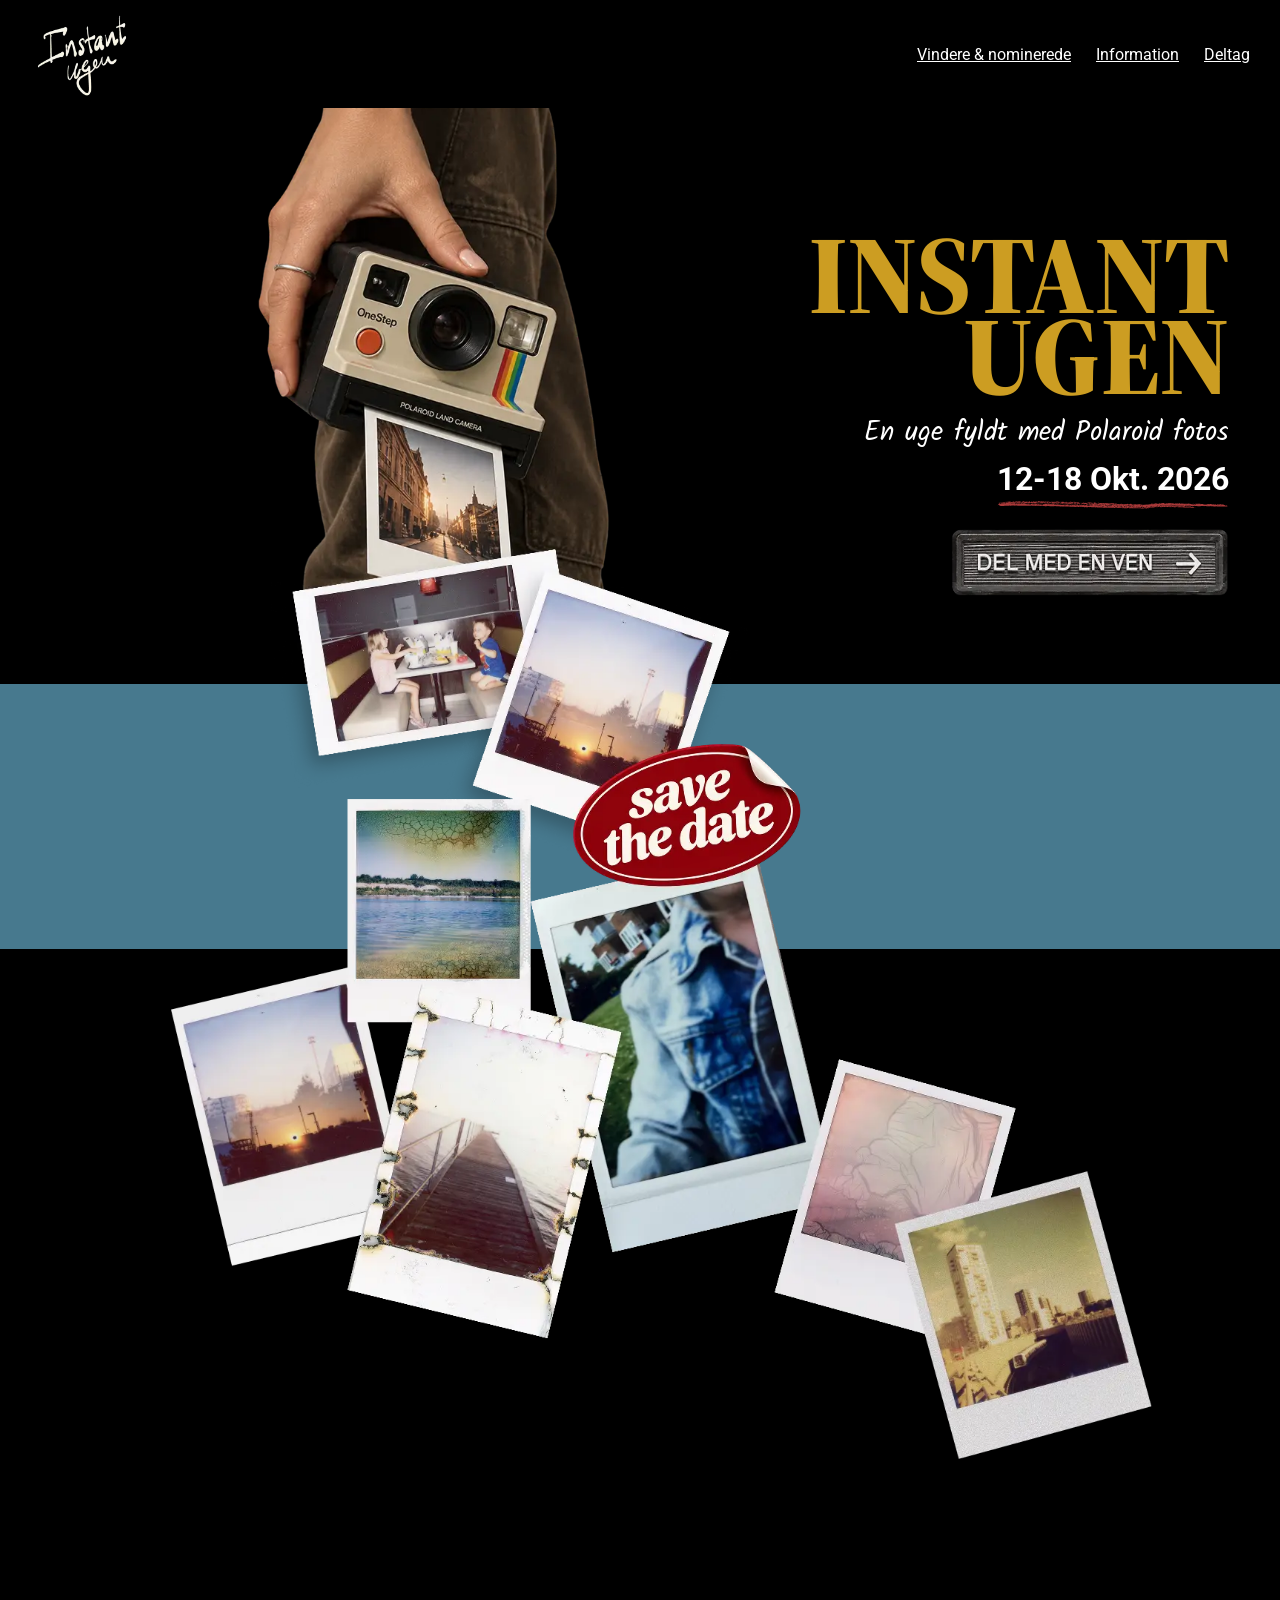
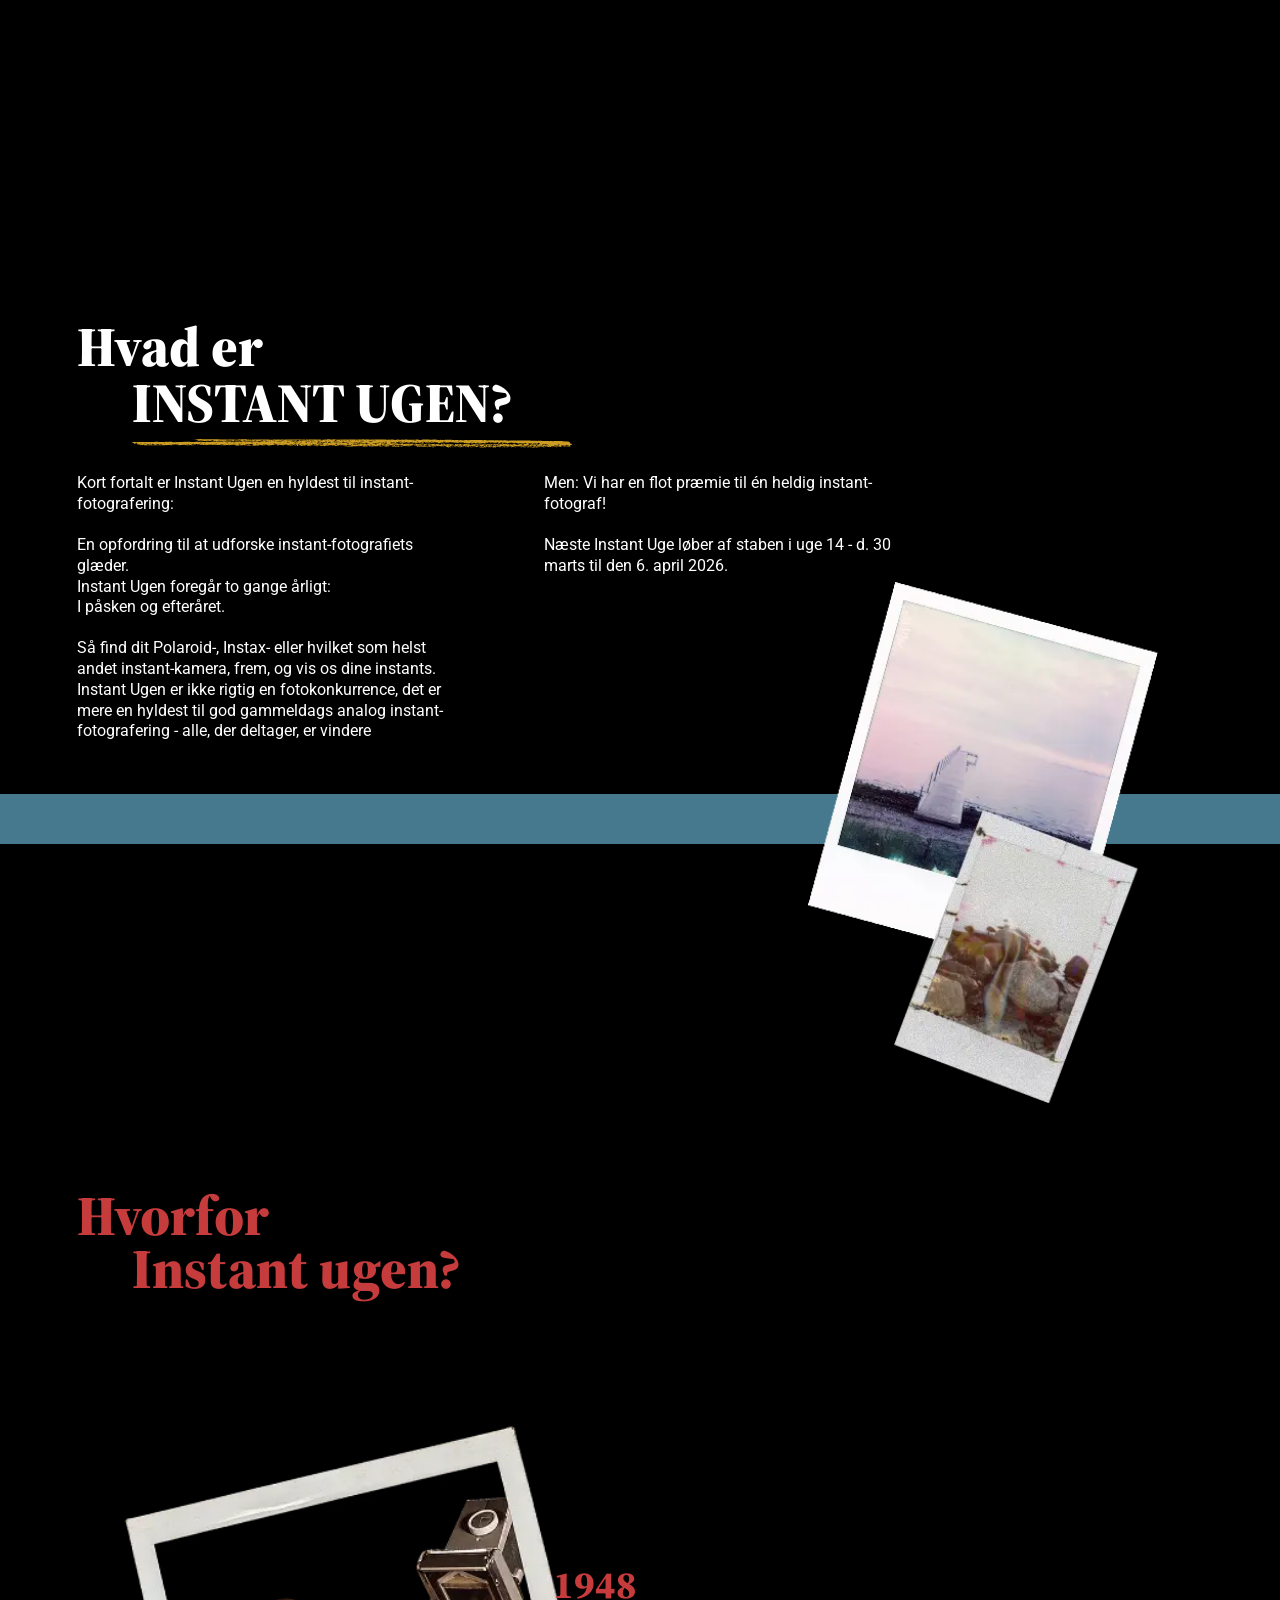
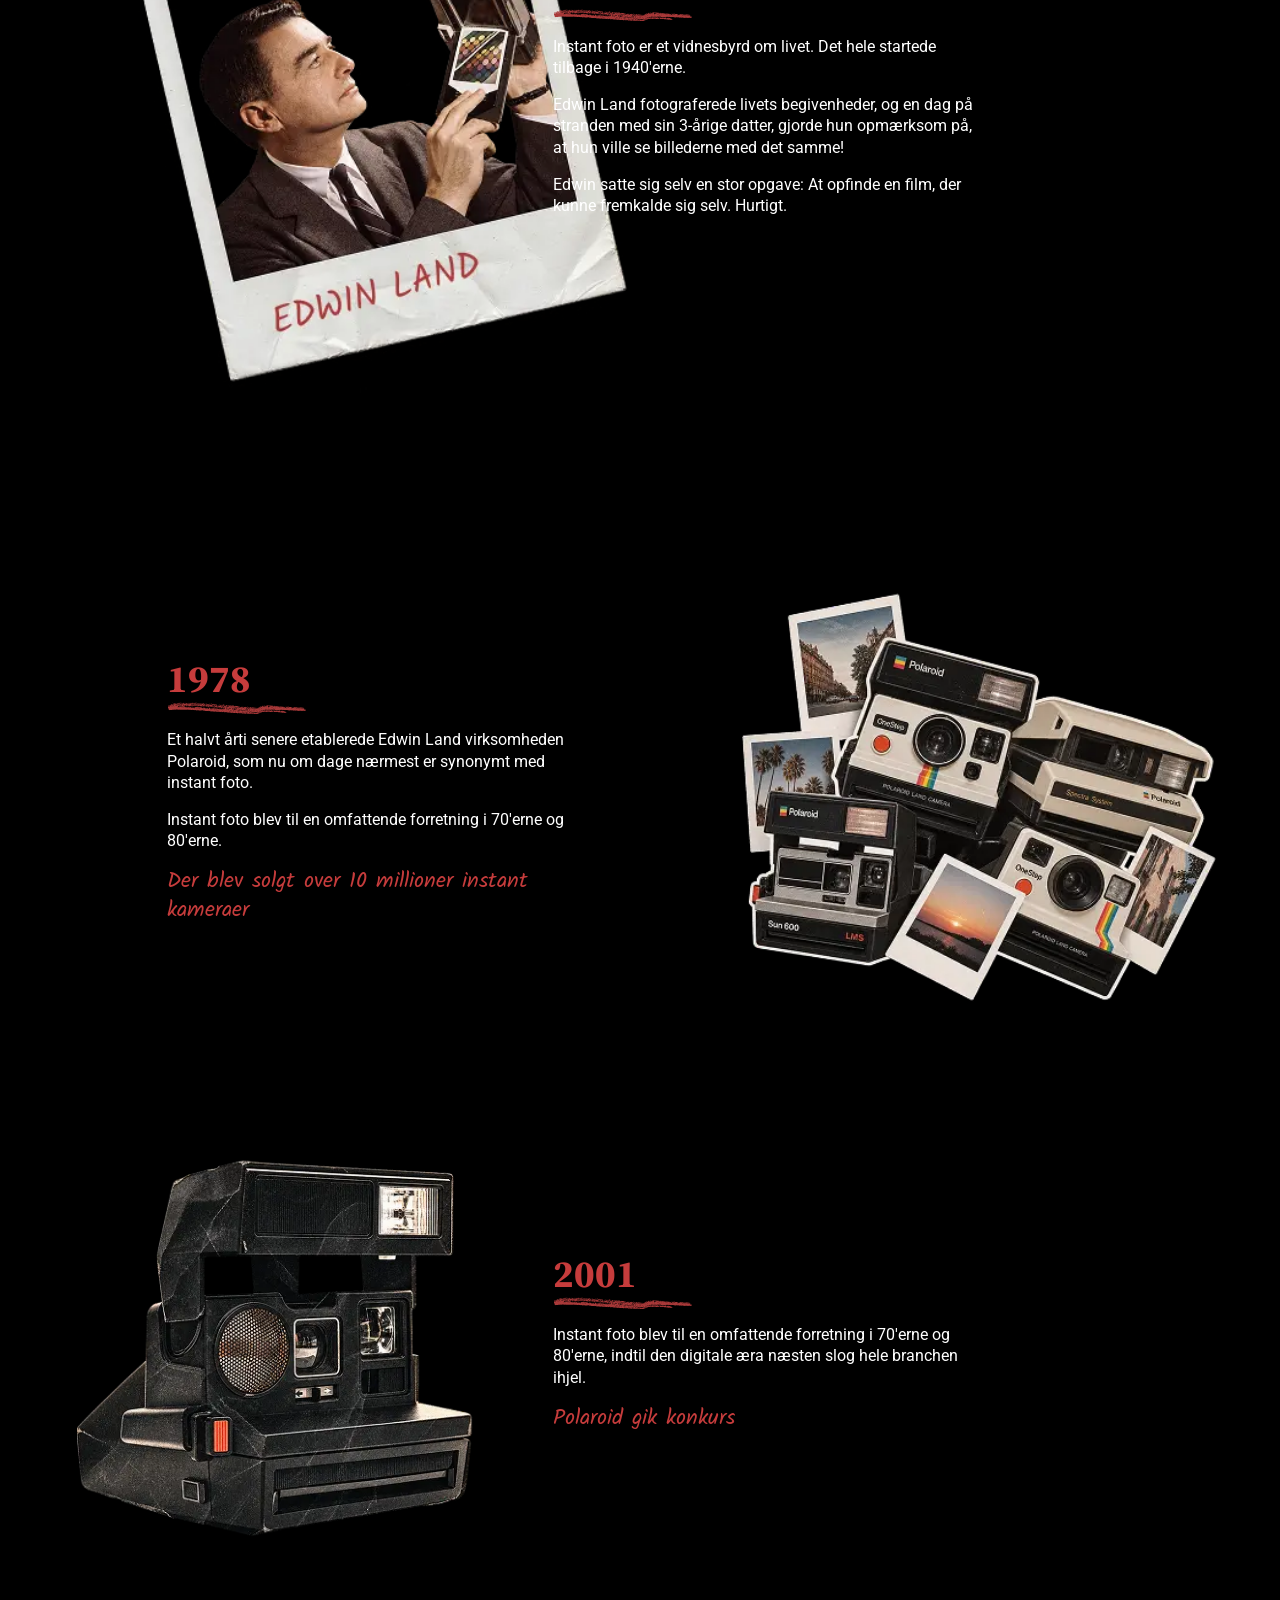
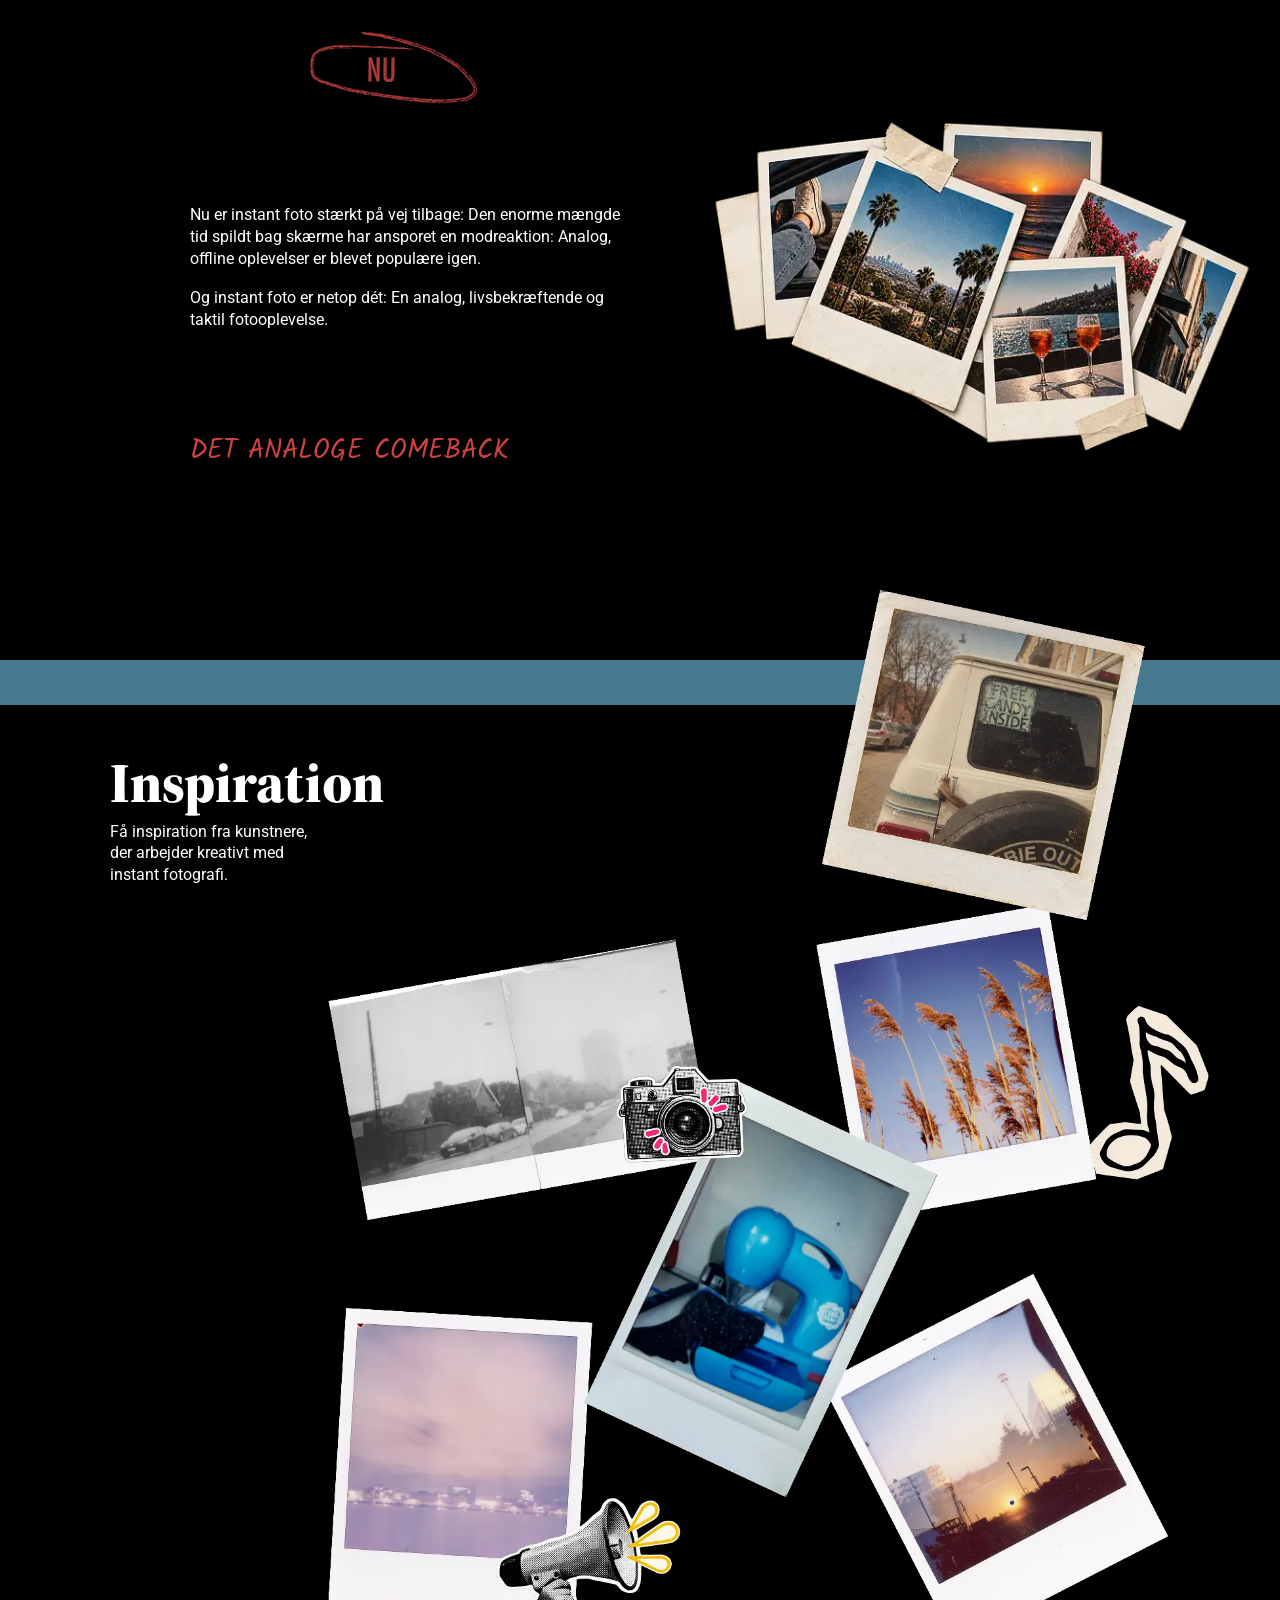
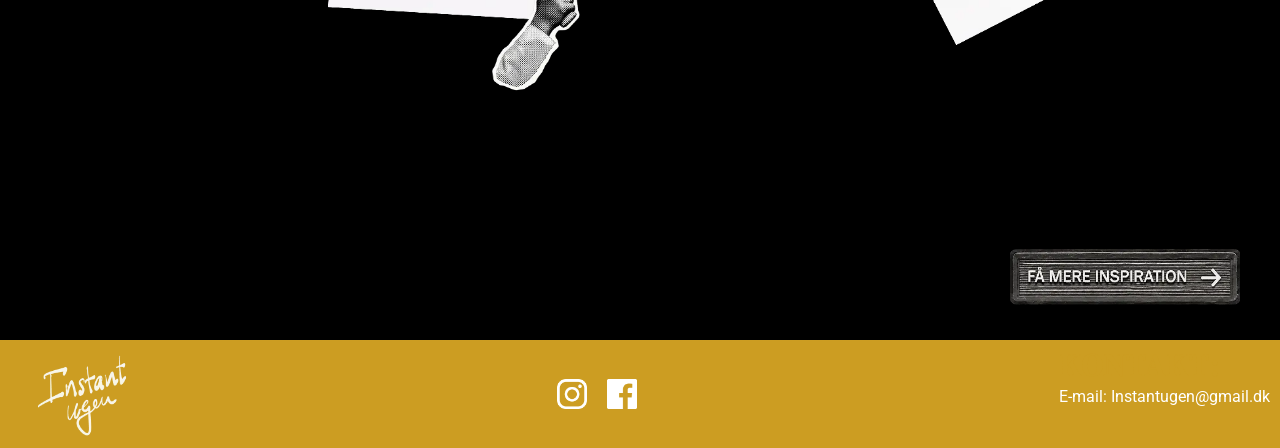
<file: index.html>
<!doctype html>
<html lang="da">
  <head>
    <meta charset="UTF-8" />
    <meta name="viewport" content="width=device-width, initial-scale=1.0" />

    <title>Instant Ugen</title>
    <link rel="icon" type="image/webp" href="img/favicon.svg" />

    <link rel="stylesheet" href="css/global.css" />
    <link rel="stylesheet" href="css/index.css" />

    <link rel="preconnect" href="https://fonts.googleapis.com" />
    <link rel="preconnect" href="https://fonts.gstatic.com" crossorigin />

    <link
      href="https://fonts.googleapis.com/css2?family=Source+Serif+4:ital,opsz,wght@0,8..60,200..900;1,8..60,200..900&display=swap"
      rel="stylesheet"
    />

    <link
      href="https://fonts.googleapis.com/css2?family=Roboto:ital,wght@0,100..900;1,100..900&display=swap"
      rel="stylesheet"
    />

    <link
      href="https://fonts.googleapis.com/css2?family=Kalam:wght@300;400;700&display=swap"
      rel="stylesheet"
    />

    <script src="js/burger.js" defer></script>
    <script src="js/index.js" defer></script>
  </head>

  <body>
    <header>
      <div class="logo">
        <a href="index.html">
          <img src="logo/Logo.webp" alt="Instant Ugen logo" />
        </a>
      </div>

      <nav>
        <ul class="menu">
          <li>
            <a href="vindere.html">Vindere & nominerede</a>
          </li>
          <li>
            <a href="info.html">Information</a>
          </li>
          <li>
            <a href="formular.html">Deltag</a>
          </li>
        </ul>

        <button class="burger" aria-label="Åbn menu">
          <span class="line"></span>
          <span class="line"></span>
          <span class="line"></span>
        </button>
      </nav>
    </header>

    <main>
      <!-- =================================
           HERO
      ================================== -->

      <section class="hero">
        <div class="blaa-baggrund"></div>

        <div class="hero-billede">
          <img
            src="img/Herobillede_med_kamera.webp"
            alt="Polaroidkamera og Polaroidbilleder"
          />
        </div>

        <div class="hero-tekst">
          <h1>
            INSTANT<br />
            UGEN
          </h1>

          <h4>En uge fyldt med Polaroid fotos</h4>

          <div class="dato">
            <h2>12-18 Okt. 2026</h2>

            <img class="roed-streg" src="img/rødstreg_forside.svg" alt="" />
          </div>

          <a href="#" class="del-knap">
            <img
              src="img/del_med_en_ven_knap_desktop.webp"
              alt="Del med en ven"
            />
          </a>
        </div>
      </section>

      <!-- =================================
           HVAD ER INSTANT UGEN?
      ================================== -->

      <section class="hvad-er">
        <div class="hvad-er-indhold">
          <div class="hvad-er-overskrift">
            <h2>
              Hvad er
              <span>INSTANT UGEN?</span>
            </h2>

            <img class="gul-streg" src="img/gulstreg_forside.svg" alt="" />
          </div>

          <div class="hvad-er-tekst">
            <div class="tekst-venstre">
              <p>
                Kort fortalt er Instant Ugen en hyldest til
                instant-fotografering:
              </p>

              <p>
                En opfordring til at udforske instant-fotografiets glæder.<br />
                Instant Ugen foregår to gange årligt:<br />
                I påsken og efteråret.
              </p>

              <p>
                Så find dit Polaroid-, Instax- eller hvilket som helst andet
                instant-kamera, frem, og vis os dine instants. Instant Ugen er
                ikke rigtig en fotokonkurrence, det er mere en hyldest til god
                gammeldags analog instant-fotografering - alle, der deltager, er
                vindere
              </p>
            </div>

            <div class="tekst-hoejre">
              <p>Men: Vi har en flot præmie til én heldig instant-fotograf!</p>

              <p>
                Næste Instant Uge løber af staben i uge 14 - d. 30 marts til den
                6. april 2026.
              </p>
            </div>
          </div>
        </div>

        <div class="hvad-er-blaa-streg"></div>

        <img
          class="hvad-er-billede"
          src="img/Billede_2_Hero.webp"
          alt="Polaroidbilleder"
        />
      </section>

      <!-- =================================
           HVORFOR INSTANT UGEN?
      ================================== -->

      <section class="hvorfor">
        <div class="hvorfor-indhold">
          <!-- OVERSKRIFT -->

          <div class="hvorfor-overskrift">
            <h2>
              Hvorfor
              <span>Instant ugen?</span>
            </h2>
          </div>

          <!-- =================================
               1948
          ================================== -->

          <div class="historie historie-1948">
            <img
              class="historie-billede edwin-billede"
              src="img/edwin_land_hvorfor.webp"
              alt="Edwin Land"
            />

            <div class="historie-tekst">
              <div class="aarstal">
                <h3>1948</h3>

                <img
                  class="aarstal-streg"
                  src="img/rødstreg_forside.svg"
                  alt=""
                />
              </div>

              <p>
                Instant foto er et vidnesbyrd om livet. Det hele startede
                tilbage i 1940'erne.
              </p>

              <p>
                Edwin Land fotograferede livets begivenheder, og en dag på
                stranden med sin 3-årige datter, gjorde hun opmærksom på, at hun
                ville se billederne med det samme!
              </p>

              <p>
                Edwin satte sig selv en stor opgave: At opfinde en film, der
                kunne fremkalde sig selv. Hurtigt.
              </p>
            </div>
          </div>

          <!-- =================================
               1978
          ================================== -->

          <div class="historie historie-1978">
            <div class="historie-tekst">
              <div class="aarstal">
                <h3>1978</h3>

                <img
                  class="aarstal-streg"
                  src="img/rødstreg_forside.svg"
                  alt=""
                />
              </div>

              <p>
                Et halvt årti senere etablerede Edwin Land virksomheden
                Polaroid, som nu om dage nærmest er synonymt med instant foto.
              </p>

              <p>
                Instant foto blev til en omfattende forretning i 70'erne og
                80'erne.
              </p>

              <h4>Der blev solgt over 10 millioner instant kameraer</h4>
            </div>

            <img
              class="historie-billede kamera-bunke"
              src="img/1978_billede_hvorfor.webp"
              alt="Samling af Polaroidkameraer"
            />
          </div>

          <!-- =================================
               2001
          ================================== -->

          <div class="historie historie-2001">
            <img
              class="historie-billede kamera-2001"
              src="img/kamera_2001_hvorfor.webp"
              alt="Polaroidkamera"
            />

            <div class="historie-tekst">
              <div class="aarstal">
                <h3>2001</h3>

                <img
                  class="aarstal-streg"
                  src="img/rødstreg_forside.svg"
                  alt=""
                />
              </div>

              <p>
                Instant foto blev til en omfattende forretning i 70'erne og
                80'erne, indtil den digitale æra næsten slog hele branchen
                ihjel.
              </p>

              <h4>Polaroid gik konkurs</h4>
            </div>
          </div>

          <!-- =================================
               NU
          ================================== -->

          <div class="historie historie-nu">
            <div class="nu-overskrift">
              <img src="img/rødcirkel.svg" alt="" />
            </div>

            <div class="nu-tekst">
              <p>
                Nu er instant foto stærkt på vej tilbage: Den enorme mængde tid
                spildt bag skærme har ansporet en modreaktion: Analog, offline
                oplevelser er blevet populære igen.
              </p>

              <p>
                Og instant foto er netop dét: En analog, livsbekræftende og
                taktil fotooplevelse.
              </p>
            </div>

            <img
              class="historie-billede nu-billede"
              src="img/NU_billede_hvorfor.webp"
              alt="Polaroidbilleder"
            />

            <h4 class="analog-comeback">DET ANALOGE COMEBACK</h4>
          </div>
        </div>
      </section>

      <!-- =================================
           INSPIRATION
      ================================== -->

      <section class="inspiration">
        <div class="inspiration-blaa-streg"></div>

        <div class="inspiration-indhold">
          <div class="inspiration-tekst">
            <h2>Inspiration</h2>

            <p>
              Få inspiration fra kunstnere,<br />
              der arbejder kreativt med<br />
              instant fotografi.
            </p>
          </div>

          <img
            class="inspiration-collage"
            src="img/inspi.webp"
            alt="Inspiration til instant fotografi"
          />

          <a href="vindere.html" class="inspiration-knap">
            <img
              src="img/faa_mere_inspiration_her_knap_desktop.webp"
              alt="Få mere inspiration"
            />
          </a>
        </div>
      </section>
    </main>

    <!-- =================================
         DEL MED EN VEN POPUP
    ================================== -->

    <div class="del-popup" id="delPopup">
      <div class="del-popup-boks">
        <button
          class="del-popup-luk"
          id="delPopupLuk"
          type="button"
          aria-label="Luk popup"
        >
          <span></span>
          <span></span>
        </button>

        <div class="del-popup-overskrift">
          <p>Del</p>

          <h2>INSTANT UGEN</h2>

          <h3>med en ven, send dem linket</h3>
        </div>

        <div class="del-popup-link">
          <span>Kopier link:</span>

          <button id="kopierLink" type="button">https://www.ek.dk/</button>
        </div>

        <div class="del-popup-bund">
          <p>Vi glæder os til at se jeres Instants.</p>

          <div class="del-popup-roed-streg"></div>
        </div>
      </div>
    </div>

    <!-- =================================
         FOOTER
    ================================== -->

    <footer class="footer">
      <div class="footer-logo">
        <a href="index.html">
          <img src="logo/Logo.webp" alt="Instant Ugen logo" />
        </a>
      </div>

      <div class="socialemedia">
        <a href="#">
          <img src="logo/instagram_logo2.webp" alt="Instagram" />
        </a>

        <a href="#">
          <img src="logo/facebook_icon2.webp" alt="Facebook" />
        </a>
      </div>

      <div class="kontaktinfo">
        <h3>KONTAKT:</h3>
        <p>E-mail: Instantugen@gmail.dk</p>
      </div>
    </footer>
  </body>
</html>
</file>
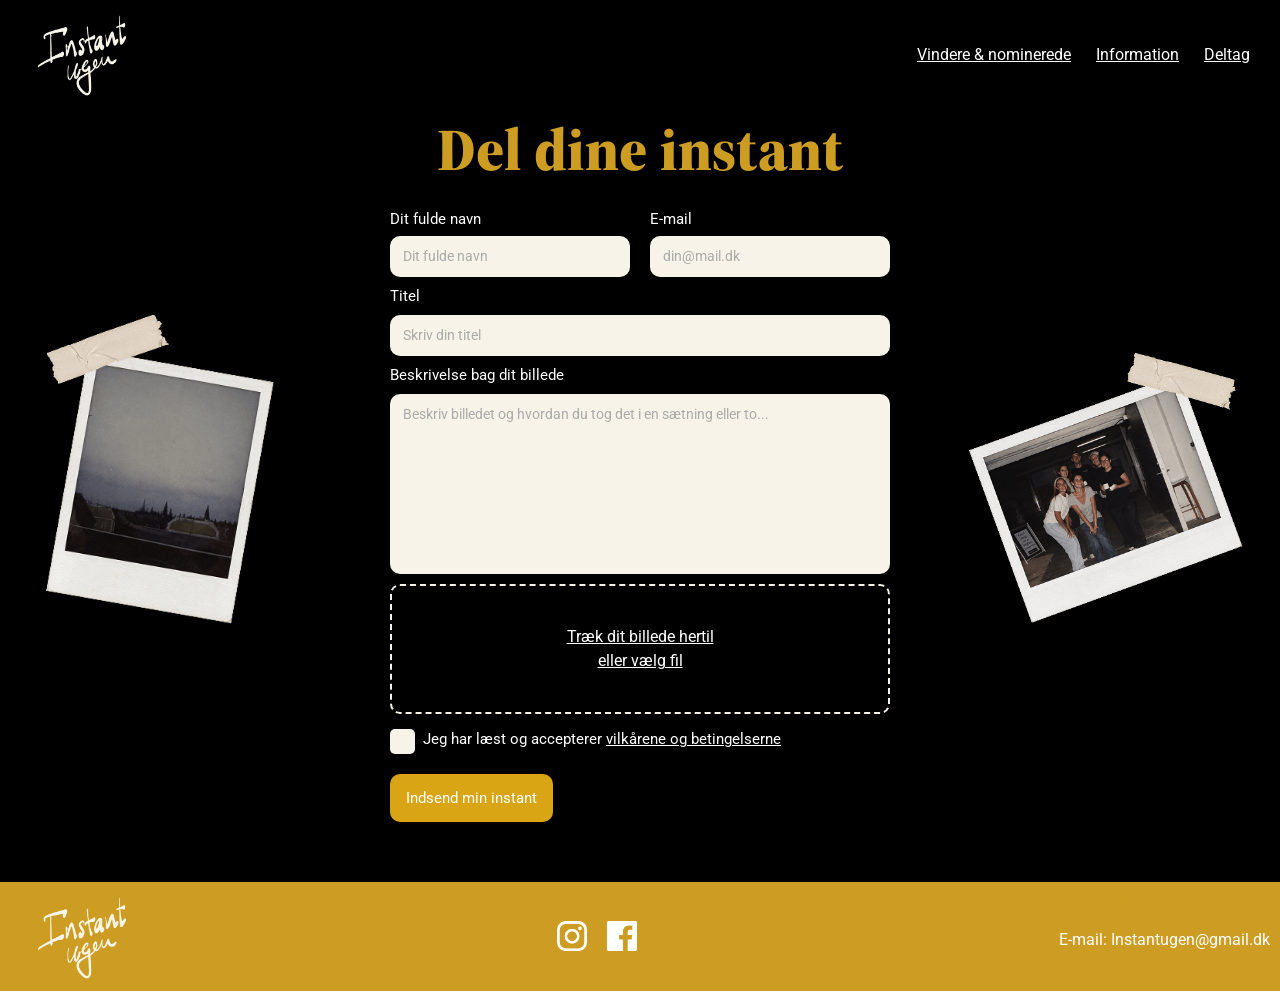
<file: formular.html>
<!doctype html>
<html lang="en">
  <head>
    <meta charset="UTF-8" />
    <meta name="viewport" content="width=device-width, initial-scale=1.0" />
    <title>Instant Ugen - Formular</title>
    <link rel="icon" type="image/webp" href="img/favicon.svg" />

    <link rel="stylesheet" href="css/global.css" />
    <link rel="stylesheet" href="css/formular.css" />

    <link rel="preconnect" href="https://fonts.googleapis.com" />
    <link rel="preconnect" href="https://fonts.gstatic.com" crossorigin />
    <link
      href="https://fonts.googleapis.com/css2?family=Source+Serif+4:ital,opsz,wght@0,8..60,200..900;1,8..60,200..900&display=swap"
      rel="stylesheet"
    />

    <link rel="preconnect" href="https://fonts.googleapis.com" />
    <link rel="preconnect" href="https://fonts.gstatic.com" crossorigin />
    <link
      href="https://fonts.googleapis.com/css2?family=Roboto:ital,wght@0,100..900;1,100..900&display=swap"
      rel="stylesheet"
    />

    <link rel="preconnect" href="https://fonts.googleapis.com" />
    <link rel="preconnect" href="https://fonts.gstatic.com" crossorigin />
    <link
      href="https://fonts.googleapis.com/css2?family=Kalam:wght@300;400;700&display=swap"
      rel="stylesheet"
    />

    <script src="js/burger.js" defer></script>
    <script src="js/formular.js" defer></script>
  </head>

  <body>
    <header>
      <div class="logo">
        <a href="index.html">
          <img src="logo/Logo.webp" alt="Instant Ugen logo" />
        </a>
      </div>

      <nav>
        <ul class="menu">
          <li><a href="vindere.html">Vindere & nominerede</a></li>
          <li><a href="info.html">Information</a></li>
          <li><a href="formular.html">Deltag</a></li>
        </ul>

        <button class="burger">
          <span class="line"></span>
          <span class="line"></span>
          <span class="line"></span>
        </button>
      </nav>
    </header>
    <main>
      <h1 class="overskift_2">Del dine instant</h1>

      <section id="form-section">
        <form id="webform">
          <div class="box-row1">
            <div>
              <label for="navn">Dit fulde navn</label>
              <input
                class="formboks"
                type="text"
                name="Dit fulde navn"
                placeholder="Dit fulde navn"
                required
              />
            </div>

            <div>
              <label for="navn">E-mail</label>
              <input
                class="formboks"
                type="text"
                name="E-mail"
                placeholder="din@mail.dk"
                required
              />
            </div>
          </div>

          <div class="box-row">
            <label for="navn">Titel</label>
            <input
              class="formboks"
              type="text"
              name="Titel"
              placeholder="Skriv din titel"
              required
            />

            <label for="navn">Beskrivelse bag dit billede</label>
            <textarea
              class="formboks"
              name="Beskrivelse"
              placeholder="Beskriv billedet og hvordan du tog det i en sætning eller to..."
              required
            ></textarea>

            <input type="file" id="imageUpload" accept="image/*" />

            <label for="imageUpload">
              Træk dit billede hertil<br />
              eller vælg fil
            </label>
          </div>

          <div class="checkbox">
            <input type="checkbox" />

            <label>
              Jeg har læst og accepterer
              <a href="#" id="vilkaarLink">vilkårene og betingelserne</a>
            </label>
          </div>

          <button class="submit" type="submit">Indsend min instant</button>
        </form>
      </section>

      <div id="vilkaarPopup">
        <div class="popup">
          <button id="lukPopup">×</button>

          <h2>Vilkår & betingelser</h2>

          <p>
            Ved at deltage i konkurrencen accepterer du følgende vilkår og
            betingelser.
          </p>

          <h3>Deltagelse:</h3>
          <p>
            Konkurrencen er åben for alle fotografer, både amatører og
            professionelle, der er over 18 år.
          </p>

          <h3>Instant foto:</h3>
          <p>
            Hver indsendelse skal være et analogt instant-foto og ikke en
            digital montage lavet i et fotoredigeringsprogram.
          </p>

          <h3>Samtykke:</h3>
          <p>
            Det er ikke tilladt at uploade fotografier af personer, der ikke har
            givet samtykke til offentliggørelsen af billedet.
          </p>

          <h3>Juridiske aspekter:</h3>
          <p>
            Arrangørerne forbeholder sig retten til at diskvalificere enhver
            deltager, der overtræder disse betingelser.
          </p>

          <h3>Antal bidrag:</h3>
          <p>Du kan deltage i konkurrencen med i alt fem bidrag.</p>

          <h3>Brugsrettigheder:</h3>
          <p>
            Ved at indsende et eller flere billeder accepterer du, at billedet
            må bruges til promovering af fotokonkurrencen.
          </p>

          <h3>Ophavsret:</h3>
          <p>
            Du skal være fotografen af de indsendte instant fotos og have
            rettighederne til at offentliggøre dem.
          </p>
        </div>
      </div>

      <div class="billeder">
        <img class="pic1_left" src="img/formularpic1.webp" alt="" />

        <img class="pic2_right" src="img/formularpic2.webp" alt="" />
      </div>
    </main>
    <footer class="footer">
      <div class="footer-logo">
        <a href="index.html">
          <img src="logo/Logo.webp" alt="Instant Ugen logo" />
        </a>
      </div>

      <div class="socialemedia">
        <a href="#">
          <img src="logo/instagram_logo2.webp" alt="Instagram" />
        </a>

        <a href="#">
          <img src="logo/facebook_icon2.webp" alt="Facebook" />
        </a>
      </div>

      <div class="kontaktinfo">
        <h3>KONTAKT:</h3>
        <p>E-mail: Instantugen@gmail.dk</p>
      </div>
    </footer>
  </body>
</html>
</file>
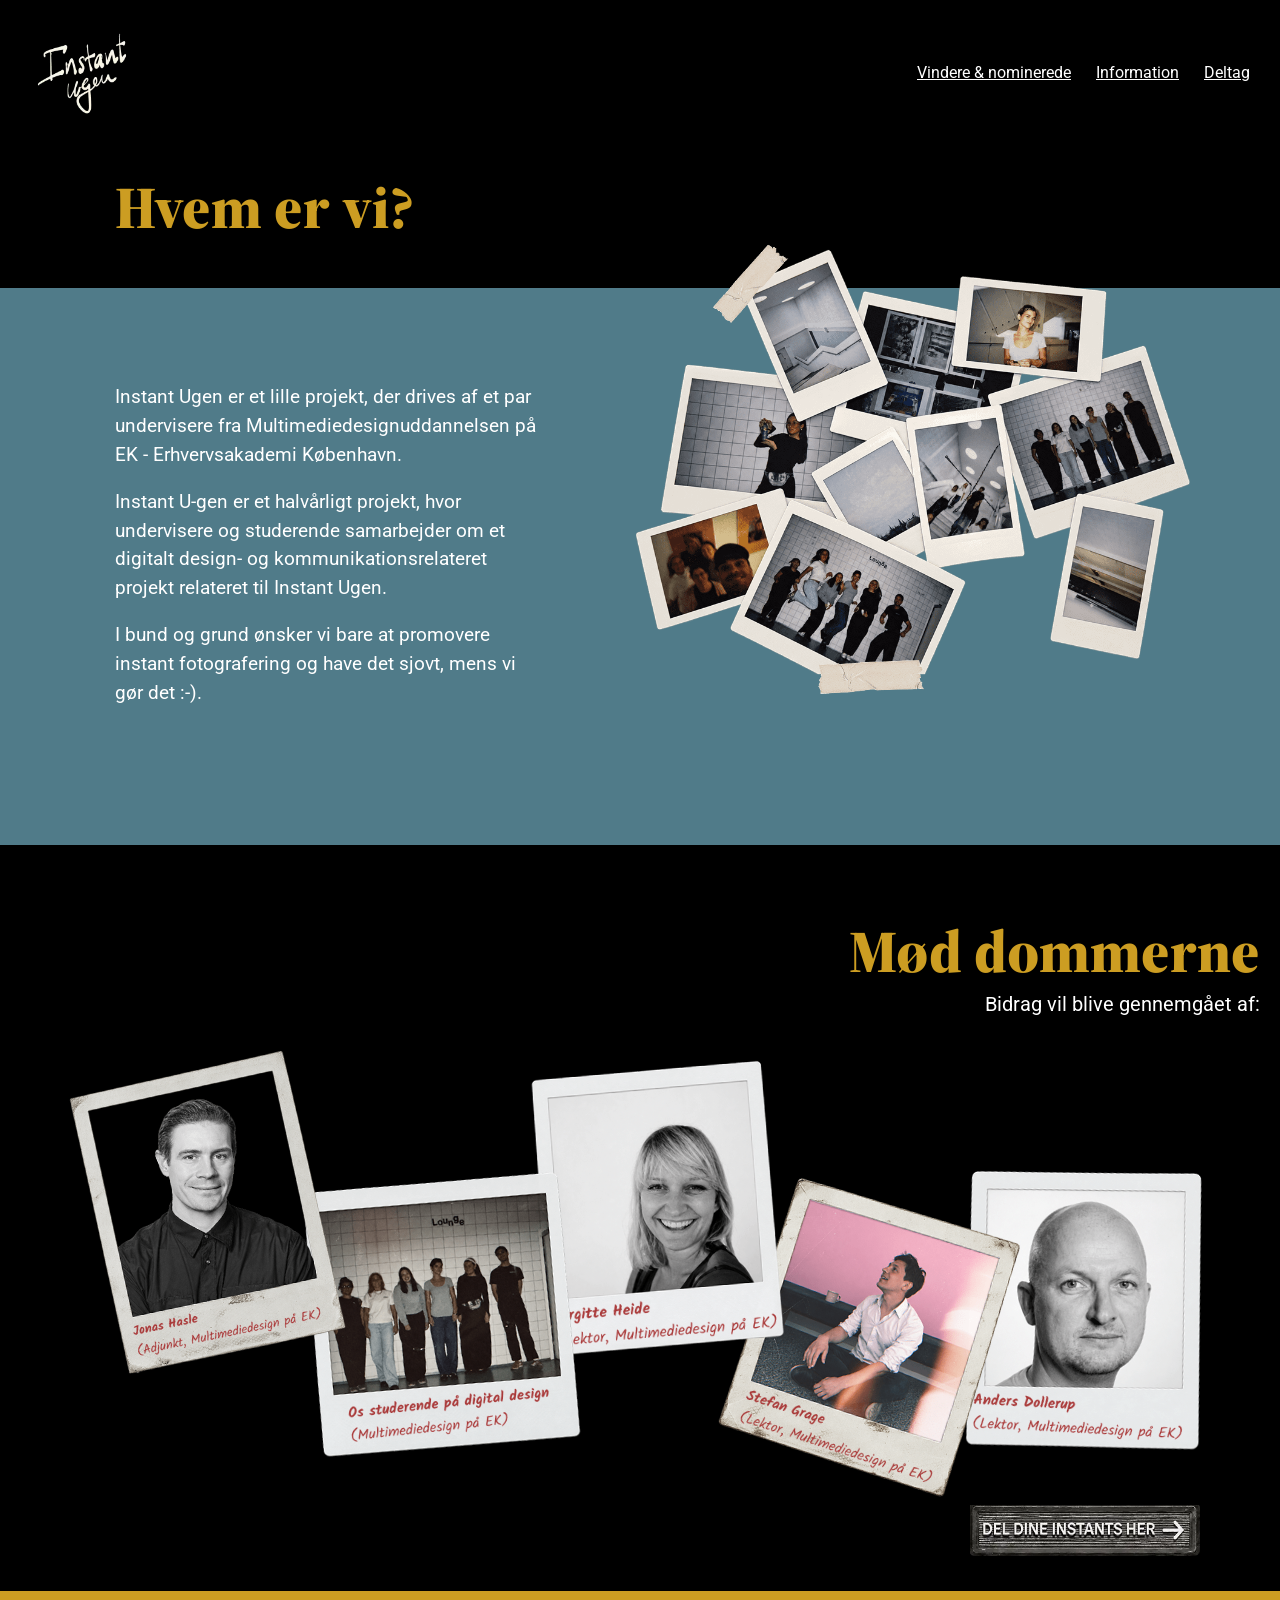
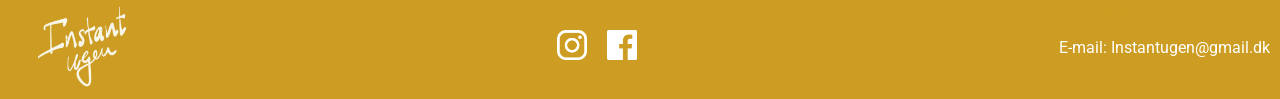
<file: info.html>
<!doctype html>
<html lang="en">
  <head>
    <meta charset="UTF-8" />
    <meta name="viewport" content="width=device-width, initial-scale=1.0" />
    <title>Instant Uge_information</title>
    <link rel="icon" type="image/webp" href="img/favicon.svg" />

    <link rel="stylesheet" href="css/global.css" />
    <link rel="stylesheet" href="css/info.css" />

    <link rel="preconnect" href="https://fonts.googleapis.com" />
    <link rel="preconnect" href="https://fonts.gstatic.com" crossorigin />
    <link
      href="https://fonts.googleapis.com/css2?family=Source+Serif+4:ital,opsz,wght@0,8..60,200..900;1,8..60,200..900&display=swap"
      rel="stylesheet"
    />

    <link rel="preconnect" href="https://fonts.googleapis.com" />
    <link rel="preconnect" href="https://fonts.gstatic.com" crossorigin />
    <link
      href="https://fonts.googleapis.com/css2?family=Roboto:ital,wght@0,100..900;1,100..900&display=swap"
      rel="stylesheet"
    />

    <link rel="preconnect" href="https://fonts.googleapis.com" />
    <link rel="preconnect" href="https://fonts.gstatic.com" crossorigin />
    <link
      href="https://fonts.googleapis.com/css2?family=Kalam:wght@300;400;700&display=swap"
      rel="stylesheet"
    />

    <script src="js/burger.js" defer></script>
    <script src="js/index.js" defer></script>
    />
  </head>

  <body>
    <header>
      <div class="logo">
        <a href="index.html">
          <img src="logo/Logo.webp" alt="Instant Ugen logo" />
        </a>
      </div>

      <nav>
        <ul class="menu">
          <li><a href="vindere.html">Vindere & nominerede</a></li>
          <li><a href="info.html">Information</a></li>
          <li><a href="formular.html">Deltag</a></li>
        </ul>

        <button class="burger">
          <span class="line"></span>
          <span class="line"></span>
          <span class="line"></span>
        </button>
      </nav>
    </header>
    <main>
      <h1 class="overskrift_1">Hvem er vi?</h1>

      <div class="about-content">
        <div class="about-images">
          <img src="img/infopic1.webp" alt="" />
        </div>

        <div class="about-text">
          <p>
            Instant Ugen er et lille projekt, der drives af et par undervisere
            fra Multimediedesignuddannelsen på EK - Erhvervsakademi København.
          </p>

          <p>
            Instant U-gen er et halvårligt projekt, hvor undervisere og
            studerende samarbejder om et digitalt design- og
            kommunikationsrelateret projekt relateret til Instant Ugen.
          </p>

          <p>
            I bund og grund ønsker vi bare at promovere instant fotografering og
            have det sjovt, mens vi gør det :-).
          </p>
        </div>
      </div>

      <section class="judges">
        <h2>Mød dommerne</h2>

        <p class="intro">Bidrag vil blive gennemgået af:</p>

        <div class="judge-container">
          <div class="polaroid judge1">
            <img src="img/infojonas.webp" alt="Jonas Hasle" />
          </div>

          <div class="polaroid judge2">
            <img src="img/infogruppe.webp" alt="Studerende" />
          </div>

          <div class="polaroid judge3">
            <img src="img/infobirgitte.webp" alt="Birgitte Heide" />
          </div>

          <div class="polaroid judge4">
            <img src="img/infostefan_1.webp" alt="Stefan Grage" />
          </div>

          <div class="polaroid judge5">
            <img src="img/infoanders.webp" alt="Anders Døllerup" />
          </div>
        </div>
      </section>

      <a href="formular.html" class="inspiration-knap1">
        <img
          src="img/del_dine_instants_her_knap_desktop.webp"
          alt="Få mere inspiration"
        />
      </a>
    </main>
    <footer class="footer">
      <div class="footer-logo">
        <a href="index.html">
          <img src="logo/Logo.webp" alt="Instant Ugen logo" />
        </a>
      </div>

      <div class="socialemedia">
        <a href="#">
          <img src="logo/instagram_logo2.webp" alt="Instagram" />
        </a>

        <a href="#">
          <img src="logo/facebook_icon2.webp" alt="Facebook" />
        </a>
      </div>

      <div class="kontaktinfo">
        <h3>KONTAKT:</h3>
        <p>E-mail: Instantugen@gmail.dk</p>
      </div>
    </footer>
  </body>
</html>
</file>
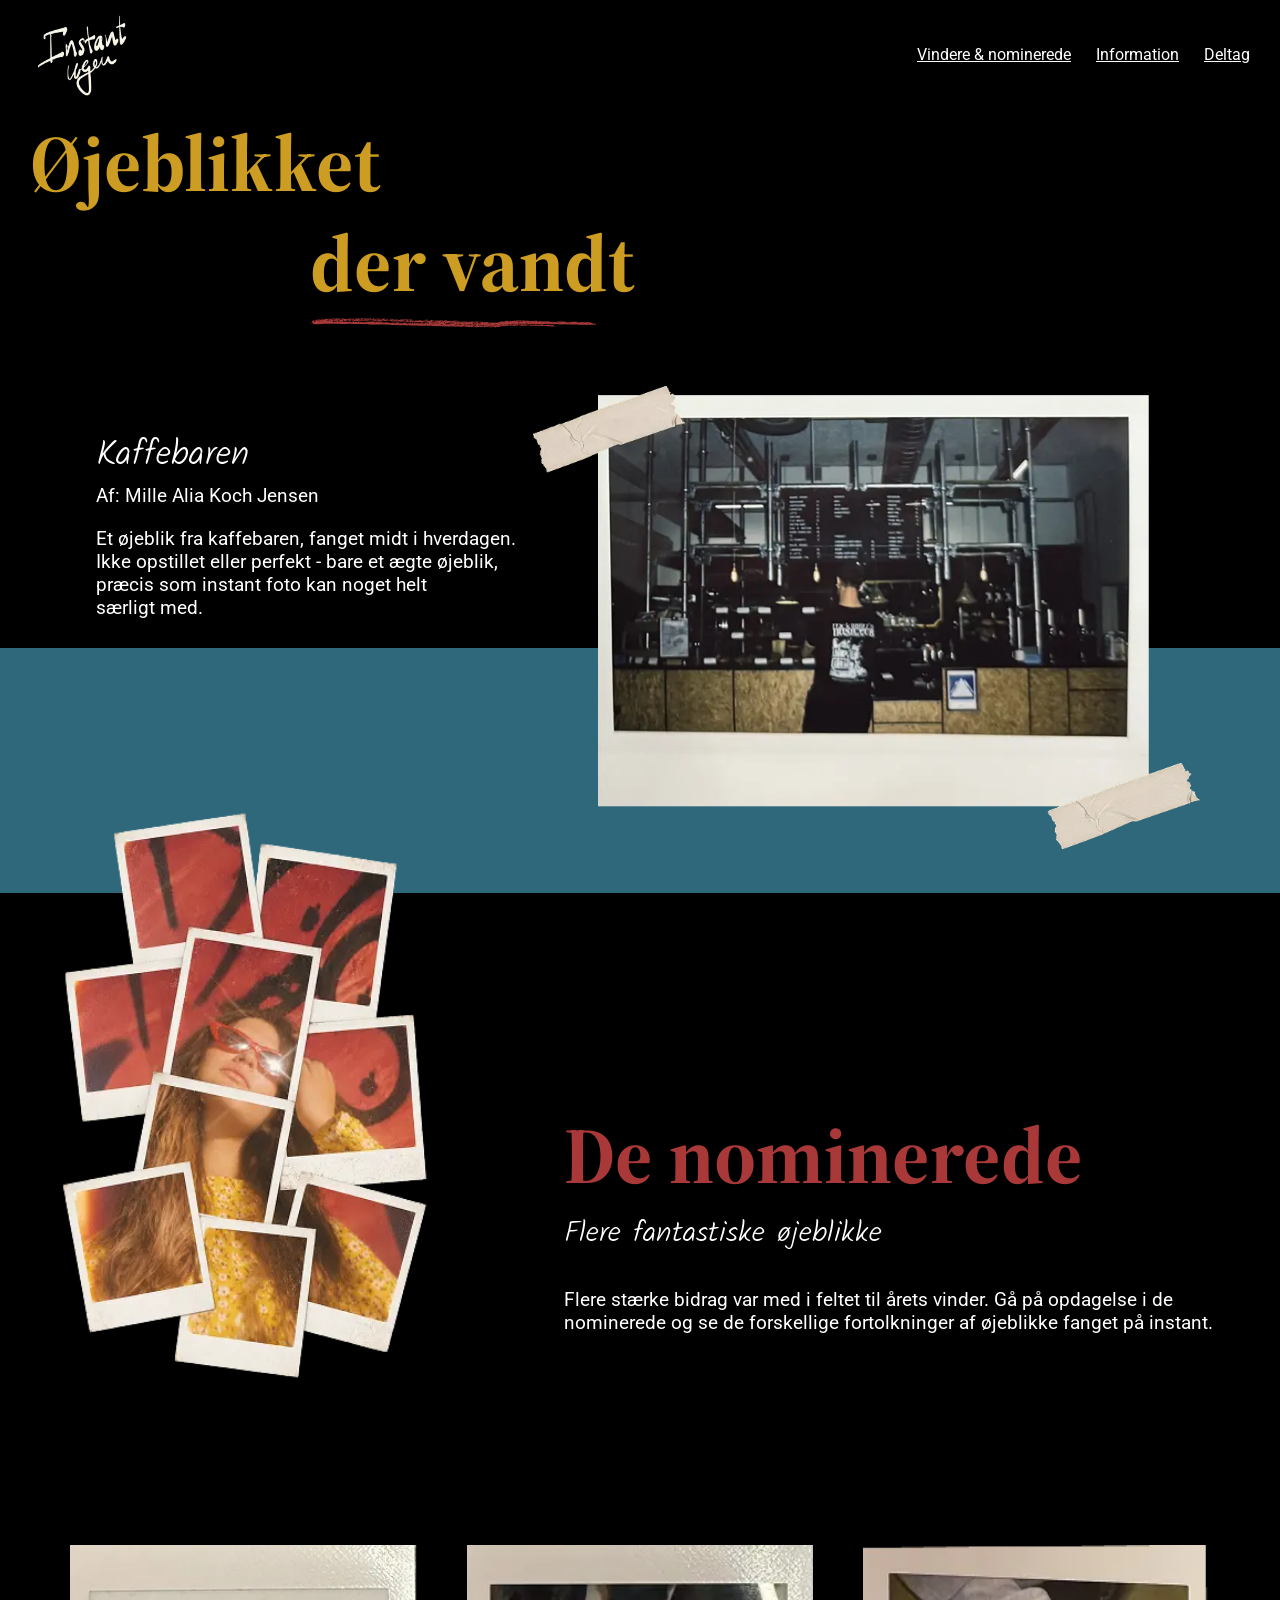
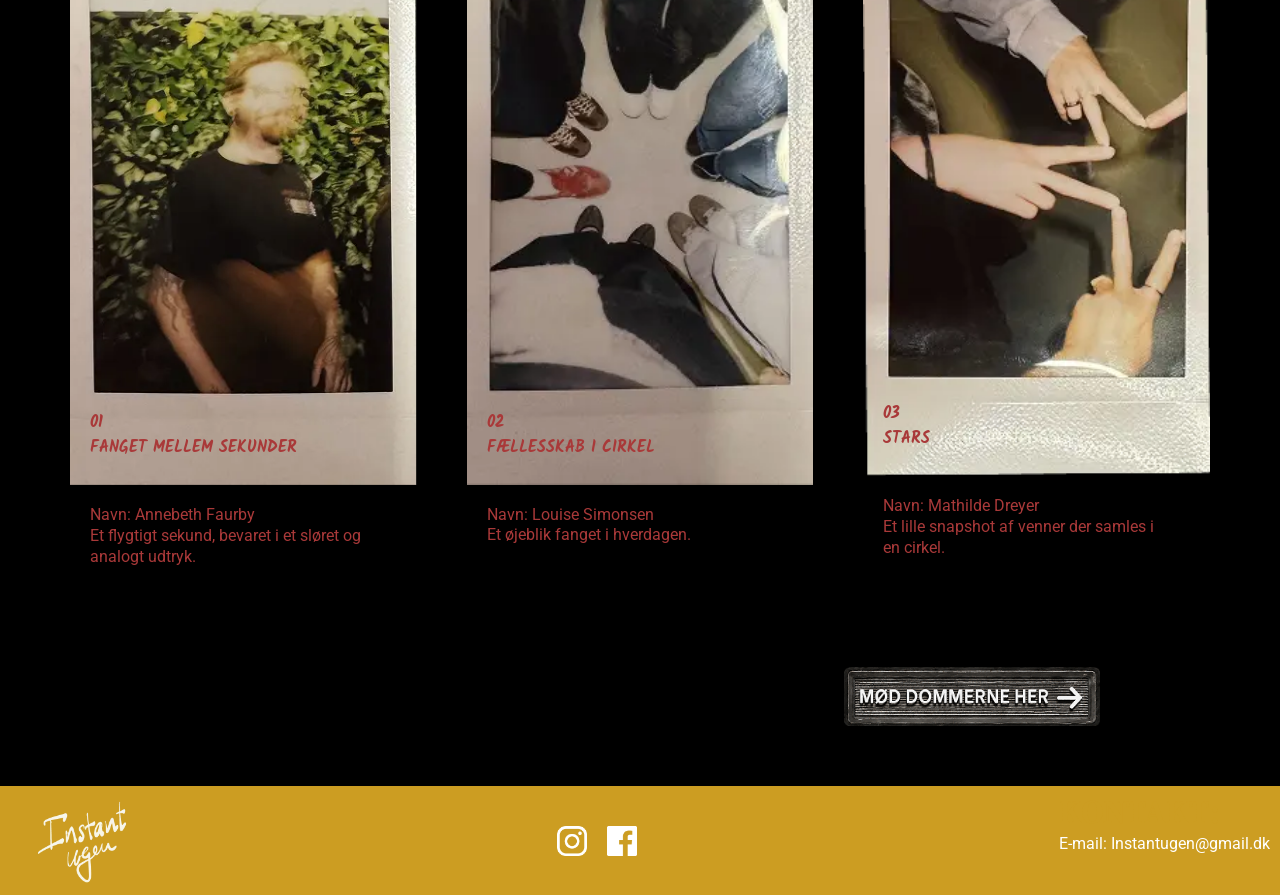
<file: vindere.html>
<!doctype html>
<html lang="da">
  <head>
    <meta charset="UTF-8" />
    <meta name="viewport" content="width=device-width, initial-scale=1.0" />

    <title>Instant Ugen - Vindere</title>
    <link rel="icon" type="image/webp" href="img/favicon.svg" />

    <link rel="stylesheet" href="css/global.css" />
    <link rel="stylesheet" href="css/vindere.css" />

    <!-- Source Serif -->
    <link rel="preconnect" href="https://fonts.googleapis.com" />
    <link rel="preconnect" href="https://fonts.gstatic.com" crossorigin />
    <link
      href="https://fonts.googleapis.com/css2?family=Source+Serif+4:ital,opsz,wght@0,8..60,200..900;1,8..60,200..900&display=swap"
      rel="stylesheet"
    />

    <!-- Roboto -->
    <link rel="preconnect" href="https://fonts.googleapis.com" />
    <link rel="preconnect" href="https://fonts.gstatic.com" crossorigin />
    <link
      href="https://fonts.googleapis.com/css2?family=Roboto:ital,wght@0,100..900;1,100..900&display=swap"
      rel="stylesheet"
    />

    <!-- Kalam -->
    <link rel="preconnect" href="https://fonts.googleapis.com" />
    <link rel="preconnect" href="https://fonts.gstatic.com" crossorigin />
    <link
      href="https://fonts.googleapis.com/css2?family=Kalam:wght@300;400;700&display=swap"
      rel="stylesheet"
    />

    <script src="js/burger.js" defer></script>
    <script src="js/index.js" defer></script>
  </head>

  <body>
    <!-- ================= HEADER ================= -->

    <header>
      <div class="logo">
        <a href="index.html">
          <img src="logo/Logo.webp" alt="Instant Ugen logo" />
        </a>
      </div>

      <nav>
        <ul class="menu">
          <li>
            <a href="vindere.html">Vindere & nominerede</a>
          </li>

          <li>
            <a href="info.html">Information</a>
          </li>

          <li>
            <a href="formular.html">Deltag</a>
          </li>
        </ul>

        <button class="burger" aria-label="Åbn menu">
          <span class="line"></span>
          <span class="line"></span>
          <span class="line"></span>
        </button>
      </nav>
    </header>

    <!-- ================= MAIN ================= -->

    <main>
      <!-- ================= OVERSKRIFT ================= -->

      <section class="section-title">
        <h3 class="Øjeblikket">Øjeblikket</h3>

        <h3 class="vandt">der vandt</h3>

        <img
          class="understregning"
          src="img/understregning_lille.svg"
          alt="Rød understregning"
        />
      </section>

      <!-- ================= KAFFEBAR ================= -->

      <section class="kaffebaren">
        <div class="kaffebarsamlet">
          <h4 class="kaffebar_titel">Kaffebaren</h4>

          <p class="kaffebar_forfatter">Af: Mille Alia Koch Jensen</p>

          <p class="kaffebar_tekst">
            Et øjeblik fra kaffebaren, fanget midt i hverdagen. Ikke opstillet
            eller perfekt - bare et ægte øjeblik, præcis som instant foto kan
            noget helt særligt&nbsp;med.
          </p>
        </div>

        <img
          class="kaffebar_img"
          src="img/kaffebar_normineret.webp"
          alt="Foto fra kaffebaren"
        />

        <div class="blaa-boks"></div>
      </section>

      <!-- ================= DE NOMINEREDE INTRO ================= -->

      <section class="de_nomindrede">
        <img
          class="kvinde_polariod_frames"
          src="img/kvinde_polariod_frames.webp"
          alt="Collage af polaroidbilleder"
        />

        <div class="nominerede_tekst">
          <h5 class="nominerede_titel">De nominerede</h5>

          <h4 class="nominerede_undertitel">Flere fantastiske øjeblikke</h4>

          <p class="nominerede_p">
            Flere stærke bidrag var med i feltet til årets vinder. Gå på
            opdagelse i de nominerede og se de forskellige fortolkninger af
            øjeblikke fanget på instant.
          </p>
        </div>
      </section>

      <!-- ================= DE TRE NOMINEREDE ================= -->

      <section class="De_nominerede">
        <!-- ===== NOMINERING 01 ===== -->

        <article class="nominering">
          <div class="billede_wrapper">
            <img
              class="mand_i_bevaegelse"
              src="img/mand_i_bevaegelse.webp"
              alt="Mand i bevægelse"
            />

            <h4 class="billed_titel">
              01<br />
              FANGET MELLEM SEKUNDER
            </h4>
          </div>

          <p>
            Navn: Annebeth Faurby<br />
            Et flygtigt sekund, bevaret i et sløret og analogt udtryk.
          </p>
        </article>

        <!-- ===== NOMINERING 02 ===== -->

        <article class="nominering">
          <div class="billede_wrapper">
            <img
              class="cirkle_billede"
              src="img/cirkel_uden_tekst.webp"
              alt="Fællesskab i cirkel"
            />

            <h4 class="billed_titel">
              02<br />
              FÆLLESSKAB I CIRKEL
            </h4>
          </div>

          <p>
            Navn: Louise Simonsen<br />
            Et øjeblik fanget i hverdagen.
          </p>
        </article>

        <!-- ===== NOMINERING 03 ===== -->

        <article class="nominering">
          <div class="billede_wrapper">
            <img
              class="stjerne_billede"
              src="img/stjerne.webp"
              alt="Venner samlet i en cirkel"
            />

            <h4 class="billed_titel">
              03<br />
              STARS
            </h4>
          </div>

          <p>
            Navn: Mathilde Dreyer<br />
            Et lille snapshot af venner der samles i en cirkel.
          </p>
        </article>
      </section>
      <div>
        <a href="info.html" class="inspiration-knap">
          <img
            src="img/moed_dommerne_her.png"
            alt="Knap til at møde dommerne"
            class="moed_dommerne_her"
          />
        </a>
      </div>
    </main>

    <!-- ================= FOOTER ================= -->

    <footer class="footer">
      <div class="footer-logo">
        <a href="index.html">
          <img src="logo/Logo.webp" alt="Instant Ugen logo" />
        </a>
      </div>

      <div class="socialemedia">
        <a href="#">
          <img src="logo/instagram_logo2.webp" alt="Instagram" />
        </a>

        <a href="#">
          <img src="logo/facebook_icon2.webp" alt="Facebook" />
        </a>
      </div>

      <div class="kontaktinfo">
        <h3>KONTAKT:</h3>

        <p>E-mail: Instantugen@gmail.dk</p>
      </div>
    </footer>
  </body>
</html>
</file>
<file: css/global.css>
/* ************* RESET ************* */
* {
  margin: 0;
  padding: 0;
  box-sizing: border-box;
}

img {
  width: 100%;
  height: auto;
  display: block;
}

/* ************* FARVER ************* */
:root {
  --background-color: #000;
  --overskrift-color: #cc9d22;
  --underoverskrift_1-color: #a93939;
  --underoverskrift_2-color: #cc9d22;
  --boks-color: #79d3ff;
  --tekst-color: #ffffff;
}

/* ************* BODY ************* */
body {
  background-color: var(--background-color);
}

/* ************* OVERSKRIFTER ************* */
h1 {
  font-family: "Source Serif 4", serif;
  font-weight: 900;
  font-size: 3rem;
  color: var(--overskrift-color);
}

h2 {
  font-family: "Source Serif 4", serif;
  font-weight: 500;
  font-size: 1.5rem;
  color: white;
}

h3 {
  font-family: "Source Serif 4", serif;
  font-weight: 1100;
  font-size: 25pt;
  color: #cc9d22;
}

h5 {
  font-family: "Source Serif 4", serif;
  font-weight: 2500;
  font-size: 20pt;
  color: #a93939;
}

p {
  font-family: "Roboto";
  font-size: 1rem;
  color: var(--tekst-color);
}

h4 {
  font-family: "Kalam";
  font-size: 1.3rem;
  font-weight: 200;
  color: var(--tekst-color);
}

/*************** FOOTER ***************/

.footer {
  background-color: #cc9d22;
  width: 100%;
  padding: 10px;

  display: flex;
  align-items: center;
  justify-content: space-between;
}

/* LOGO */

.footer-logo {
  width: 100px;
  margin-left: 25px;
}

.footer-logo img {
  width: 100%;
  height: auto;
}

/* SOCIALE MEDIER */

.socialemedia {
  display: flex;
  flex-direction: row;
  align-items: center;
  justify-content: center;
  gap: 20px;
}

.socialemedia img {
  width: 30px;
  height: 30px;
  object-fit: contain;
  transition: transform 0.2s ease;
}

.socialemedia img:hover {
  transform: scale(1.1);
}

/* KONTAKT */

.kontaktinfo {
  color: white;
  font-family: "Roboto";
}

.kontaktinfo {
  transform: translateY(-15px);
}

.kontaktinfo p {
  font-family: "Roboto";
  margin: 0 0 10px 0;
  font-size: 1rem;
}

/*************** MOBIL ***************/

@media (max-width: 800px) {
  .footer {
    flex-direction: column;
    justify-content: center;
    gap: 35px;
    padding: 40px 20px;
    text-align: center;
  }

  .footer .logo {
    width: 120px;
  }

  .socialemedia img {
    width: 35px;
    height: 35px;
  }
}

/****************** menu ****************/

header {
  position: sticky;
  top: 0;
  z-index: 1000;

  display: flex;
  justify-content: space-between;
  align-items: center;

  padding: 10px 20px;

  background-color: #000000;
}

.logo img {
  width: 100px;
  margin-left: 15px;
}

.menu {
  display: flex;
  list-style: none;
  margin: 0;
  padding: 0;
}

.menu li {
  margin-right: 5px;
}

.menu li:last-child {
  margin-right: 0;
}

.menu a {
  display: block;
  padding: 10px;
  color: #ffffff;
  font-family: "roboto";
  font-size: 1rem;
  transition: color 0.3s;
  text-align: end;
}

.menu a:hover {
  color: #cc9d22;
}

.burger {
  width: 30px;
  height: 20px;
  cursor: pointer;
}

.burger .line {
  display: block;
  width: 100%;
  height: 2px;
  background-color: #ffffff;
  margin-bottom: 5px;
  transition: 0.2s linear;
}
.burger {
  display: none;
}

@media screen and (max-width: 800px) {
  .menu {
    display: none;
  }
  .burger {
    display: block;
    background-color: transparent;
    border: 0;
  }
  .burger.active .line:nth-child(1) {
    transform: rotate(45deg) translate(5px, 5px);
    transition: 0.2s linear;
  }

  .burger.active .line:nth-child(2) {
    opacity: 0;
    transition: 0.15s linear;
  }

  .burger.active .line:nth-child(3) {
    transform: rotate(-45deg) translate(5px, -5px);
    transition: 0.2s linear;
  }

  nav.active .menu {
    display: block;
    background-color: #0000;
    position: absolute;
    top: 94px;
    left: 0;
    width: 100%;
    box-shadow: 0 10px 10px rgba(0, 0, 0, 0.1);
    z-index: 1;
  }

  nav.active .menu li {
    margin: 10px 20px;
  }

  nav.active .menu a {
    font-size: 24px;
  }
}

.knapheader a {
  text-decoration: none;
  background-color: white;
  color: #c39b7a;
  border: 3px solid;
  padding: 10px 20px;
  border-radius: 50px;
  font-size: 1.5rem;
  font-weight: bold;
}

.knapheader a:hover {
  color: black;
}

@media (min-width: 800px) {
  /* ************* OVERSKRIFTER ************* */
  h1 {
    font-size: 5rem;
  }

  h2 {
    font-size: 2rem;
  }

  p {
    font-size: 1.2rem;
  }

  h4 {
    font-size: 1.6rem;
  }
}
</file>
<file: css/index.css>
/* ======================================== */
/* FORSIDE - MOBILE FIRST                   */
/* ======================================== */

/* ======================================== */
/* HEADER - KUN FORSIDEN                    */
/* ======================================== */

header {
  z-index: 1000;
  padding: px 20px;
}

header .logo {
  width: 90px;
}

.hero {
  position: relative;
  width: 100%;
  height: 600px;
  margin-top: -94px;
}

/* ---------- BLÅ BAGGRUND ---------- */

.blaa-baggrund {
  position: absolute;
  top: 420px;
  left: 0;
  width: 100%;
  height: 135px;
  background-color: #47798e;
  z-index: 1;
}

/* ---------- HERO-BILLEDE ---------- */

.hero-billede {
  position: absolute;
  top: 18px;
  left: 2%;
  width: 90%;
  z-index: 2;
}

.hero-billede img {
  display: block;
  width: 100%;
  height: auto;
}

@keyframes hero-float {
  0%,
  100% {
    transform: translateY(0) rotate(-0.5deg) scale(1);
  }

  50% {
    transform: translateY(-15px) rotate(0.8deg) scale(1.025);
  }
}

/* ---------- HERO TEKST ---------- */

.hero-tekst {
  position: absolute;
  top: 185px;
  right: 5%;
  width: 53%;
  text-align: right;
  z-index: 3;
}

.hero-tekst h1 {
  margin: 0;
  font-size: 2.85rem;
  line-height: 0.75;
}

.hero-tekst h4 {
  margin-top: 12px;
  font-size: 0.9rem;
  font-weight: 400;
  line-height: 1.1;
  white-space: nowrap;
}

/* ---------- DATO ---------- */

.dato {
  display: inline-block;
  margin-top: 10px;
}

.dato h2 {
  font-family: "Roboto", sans-serif;
  font-size: 1.15rem;
  font-weight: 700;
  white-space: nowrap;
}

.roed-streg {
  display: block;
  width: 100%;
  height: auto;
  margin-top: 3px;
}

/* ---------- DEL MED EN VEN ---------- */

.del-knap {
  display: block;
  width: 155px;
  margin-top: 12px;
  margin-left: auto;

  cursor: pointer;
  transition: transform 0.25s ease;
}

.del-knap img {
  display: block;
  width: 100%;
  height: auto;
  transition: filter 0.25s ease;
}

.del-knap:hover {
  transform: scale(1.03);
}

.del-knap:hover img {
  filter: sepia(0.7) saturate(3) hue-rotate(5deg) brightness(0.9);
}

/* ======================================== */
/* HVAD ER INSTANT UGEN?                    */
/* ======================================== */

.hvad-er {
  position: relative;
  width: 100%;
  padding: 45px 0% 40px;
  background-color: #000;
  overflow: hidden;
}

.hvad-er-overskrift {
  width: 90%;
  margin: 0 auto 25px;
}

.hvad-er-overskrift h2 {
  margin: 0;
  font-family: "Source Serif 4", serif;
  font-size: 2rem;
  font-weight: 900;
  line-height: 1;
  color: white;
}

.hvad-er-overskrift h2 span {
  display: block;
  margin-left: 65px;
}

.gul-streg {
  display: block;
  width: 85%;
  height: auto;
  margin-top: 8px;
  margin-left: auto;
}

.hvad-er-tekst {
  display: flex;
  flex-direction: column;
}

.hvad-er-tekst p {
  margin-bottom: 28px;
  font-size: 1rem;
  line-height: 1.4;
}

.hvad-er-blaa-streg {
  position: absolute;
  left: 0;
  bottom: 220px;
  width: 100%;
  height: 22px;
  background-color: #47798e;
  z-index: 1;
}

.hvad-er-billede {
  position: relative;
  display: block;
  width: 190px;
  margin-top: 10px;
  margin-left: auto;
  margin-right: 0;
  z-index: 2;
}

/* ======================================== */
/* HVORFOR INSTANT UGEN?                    */
/* ======================================== */

.hvorfor {
  position: relative;
  width: 100%;
  padding: 35px 7% 70px;
  background-color: #000;
  overflow: hidden;
}

.hvorfor-indhold {
  width: 100%;
}

.hvorfor-overskrift {
  width: 100%;
  margin: 0 0 45px;
}

.hvorfor-overskrift h2 {
  margin: 0;
  font-family: "Source Serif 4", serif;
  font-size: 2rem;
  font-weight: 900;
  line-height: 0.95;
  color: #c63c3c;
}

.hvorfor-overskrift h2 span {
  display: block;
  margin-left: 55px;
}

/* ======================================== */
/* HISTORIE GENERELT                        */
/* ======================================== */

.historie {
  position: relative;
  width: 100%;
  margin-bottom: 65px;
}

.historie-billede {
  display: block;
  max-width: 100%;
  height: auto;
}

.historie-tekst p,
.nu-tekst p {
  margin: 0 0 15px;
  font-family: "Roboto", sans-serif;
  font-size: 1rem;
  font-weight: 400;
  line-height: 1.35;
  color: white;
}

.aarstal {
  display: block;
  width: fit-content;
  margin-bottom: 15px;
}

.aarstal h3 {
  margin: 0;
  font-family: "Source Serif 4", serif;
  font-size: 2rem;
  font-weight: 800;
  line-height: 1;
  color: #c63c3c;
}

.aarstal-streg {
  display: block;
  width: 130px;
  height: auto;
  margin-top: 5px;
}

.historie-tekst h4 {
  margin: 12px 0 0;
  font-family: "Kalam", cursive;
  font-size: 1.15rem;
  font-weight: 400;
  line-height: 1.35;
  color: #c63c3c;
}

.analog-comeback {
  margin: 12px 0 0;
  font-family: "Kalam", cursive;
  font-size: 1.5rem;
  font-weight: 400;
  line-height: 1.35;
  color: #c63c3c;
}

/* ======================================== */
/* 1948                                     */
/* ======================================== */

.historie-1948 {
  display: grid;
  grid-template-columns: 42% 1fr;
  gap: 25px;
  align-items: center;
}

.edwin-billede {
  width: 100%;
}

/* ======================================== */
/* 1978                                     */
/* ======================================== */

.historie-1978 {
  display: grid;
  grid-template-columns: 1fr 45%;
  gap: 20px;
  align-items: center;
}

.kamera-bunke {
  width: 100%;
}

@keyframes float-kamera {
  0%,
  100% {
    transform: translateY(0) rotate(-1deg) scale(1);
  }

  50% {
    transform: translateY(-18px) rotate(2deg) scale(1.03);
  }
}
/* ======================================== */
/* 2001                                     */
/* ======================================== */

.historie-2001 {
  display: grid;
  grid-template-columns: 45% 1fr;
  gap: 25px;
  align-items: center;
}

.kamera-2001 {
  width: 100%;
}

/* ======================================== */
/* NU                                       */
/* ======================================== */

.historie-nu {
  display: flex;
  flex-direction: column;
  align-items: center;
  margin-bottom: 0;
}

.nu-overskrift {
  position: relative;
  display: flex;
  justify-content: center;
  align-items: center;
  width: 110px;
  height: 60px;
  margin-bottom: 20px;
}

@keyframes nu-bevaegelse {
  0%,
  100% {
    transform: rotate(-2deg) scale(1);
  }

  50% {
    transform: rotate(2deg) scale(1.08);
  }
}

.nu-overskrift h3 {
  position: relative;
  margin: 0;
  font-family: "Source Serif 4", serif;
  font-size: 1.8rem;
  font-weight: 800;
  color: #c63c3c;
  z-index: 2;
}

.nu-overskrift img {
  position: absolute;
  width: 100%;
  height: auto;
  z-index: 1;
}

.nu-tekst {
  width: 100%;
}

.nu-billede {
  width: 80%;
  margin-top: 20px;
  margin-left: auto;
}

.analog-comeback {
  width: 100%;
  margin-top: 20px;
  text-align: left;
}

/* ======================================== */
/* INSPIRATION - MOBIL                      */
/* ======================================== */

.inspiration {
  position: relative;
  width: 100%;
  height: 760px;
  padding: 0;
  background-color: #000;

  /*
    VIGTIGT:
    Vi skjuler kun vandret overflow.
    Collagen må gerne gå op over den blå streg.
  */
  overflow-x: hidden;
  overflow-y: visible;
}

.inspiration-blaa-streg {
  position: absolute;
  top: 70px;
  left: 0;
  width: 100%;
  height: 20px;
  background-color: #47798e;
  z-index: 1;
}

.inspiration-indhold {
  position: relative;
  width: 100%;
  height: 100%;
  z-index: 2;
}

/* ---------- TEKST ---------- */

.inspiration-tekst {
  position: absolute;
  top: 120px;
  left: 7%;
  width: 210px;
  z-index: 5;
}

.inspiration-tekst h2 {
  margin: 0 0 8px;
  font-family: "Source Serif 4", serif;
  font-size: 2rem;
  font-weight: 900;
  line-height: 1;
  color: white;
}

.inspiration-tekst p {
  margin: 0;
  font-family: "Roboto", sans-serif;
  font-size: 0.9rem;
  font-weight: 400;
  line-height: 1.3;
  color: white;
}

/* ---------- COLLAGE ---------- */

.inspiration-collage {
  position: absolute;
  display: block;

  /*
    Lidt længere mod VENSTRE på mobil.
    Den ligger stadig over den blå streg.
  */
  top: 48px;
  left: 24%;
  right: auto;

  width: 390px;
  max-width: none;
  height: auto;

  z-index: 3;
}

@keyframes inspiration-float {
  0%,
  100% {
    transform: translate(0, 0) rotate(0deg);
  }

  25% {
    transform: translate(5px, -10px) rotate(0.5deg);
  }

  50% {
    transform: translate(0, -18px) rotate(0deg);
  }

  75% {
    transform: translate(-5px, -10px) rotate(-0.5deg);
  }
}

/* ---------- KNAP ---------- */

.inspiration-knap {
  position: absolute;
  display: block;

  width: 170px;

  right: 7%;
  bottom: 24px;

  z-index: 6;

  cursor: pointer;
  transition: transform 0.25s ease;
}

.inspiration-knap img {
  display: block;
  width: 100%;
  height: auto;

  transition: filter 0.25s ease;
}

/* HOVER */
.inspiration-knap:hover {
  transform: scale(1.03);
}

.inspiration-knap:hover img {
  filter: sepia(0.7) saturate(3) hue-rotate(5deg) brightness(0.9);
}
/* ======================================== */
/* DESKTOP - FRA 800PX                      */
/* ======================================== */

@media (min-width: 800px) {
  /* ====================================== */
  /* ANIMATIONER - KUN DESKTOP              */
  /* ====================================== */

  .hero-billede {
    animation: hero-float 5s ease-in-out infinite;
  }

  .kamera-bunke {
    animation: float-kamera 3s ease-in-out infinite;
  }

  .nu-overskrift {
    animation: nu-bevaegelse 2.5s ease-in-out infinite;
  }

  .inspiration-collage {
    animation: inspiration-float 5s ease-in-out infinite;
  }

  /* ====================================== */
  /* HERO                                   */
  /* ====================================== */

  .hero {
    height: 1850px;
    margin-top: -94px;
  }

  .hero-billede {
    top: 0;
    left: 10%;
    width: 80%;
  }

  .blaa-baggrund {
    top: 670px;
    width: 100%;
    height: 265px;
  }

  .hero-tekst {
    top: 220px;
    right: 4%;
    width: 50%;
  }

  .hero-tekst h1 {
    font-size: 7rem;
    line-height: 0.72;
  }

  .hero-tekst h4 {
    margin-top: 22px;
    font-size: 1.7rem;
  }

  .dato {
    margin-top: 12px;
  }

  .dato h2 {
    font-size: 2rem;
  }

  .del-knap {
    width: 280px;
    margin-top: 18px;
  }

  /* ====================================== */
  /* HVAD ER INSTANT UGEN?                  */
  /* ====================================== */

  .hvad-er {
    position: relative;
    width: 100%;
    padding: 55px 6% 40px;
    background-color: #000;
    overflow: hidden;
  }

  .hvad-er-overskrift {
    width: 520px;
    margin: 0 0 25px;
  }

  .hvad-er-overskrift h2 {
    font-size: 3.5rem;
    line-height: 1;
  }

  .hvad-er-overskrift h2 span {
    margin-left: 55px;
  }

  .gul-streg {
    width: 85%;
    margin-top: 8px;
    margin-left: 55px;
  }

  .hvad-er-tekst {
    display: grid;
    grid-template-columns: 1fr 1fr;
    gap: 90px;
    width: 75%;
  }

  .hvad-er-tekst p {
    margin-bottom: 20px;
    font-size: 1rem;
    line-height: 1.3;
  }

  .hvad-er-blaa-streg {
    bottom: 300px;
    height: 50px;
  }

  .hvad-er-billede {
    position: relative;
    display: block;
    width: 350px;
    margin-top: -180px;
    margin-left: auto;
    margin-right: 4%;
    z-index: 2;
  }

  /* ====================================== */
  /* HVORFOR INSTANT UGEN?                  */
  /* ====================================== */

  .hvorfor {
    position: relative;
    width: 100%;
    padding: 45px 6% 110px;
    background-color: #000;
    overflow: hidden;
  }

  .hvorfor-indhold {
    width: 100%;
    max-width: none;
    margin: 0;
  }

  .hvorfor-overskrift {
    width: 520px;
    margin: 0 0 65px;
  }

  .hvorfor-overskrift h2 {
    font-size: 3.5rem;
    line-height: 0.95;
  }

  .hvorfor-overskrift h2 span {
    display: block;
    margin-left: 55px;
  }

  .historie {
    width: 100%;
    margin-bottom: 90px;
  }

  .historie-tekst p,
  .nu-tekst p {
    font-size: 1rem;
    line-height: 1.35;
  }

  .aarstal {
    margin-bottom: 18px;
  }

  .aarstal h3 {
    font-size: 2.4rem;
  }

  .aarstal-streg {
    display: block;
    width: 140px;
    height: auto;
    margin-top: 8px;
    margin-bottom: 14px;
    transform: scaleY(2.5);
    transform-origin: left center;
  }

  .historie-tekst h4,
  .analog-comeback {
    font-size: 1.35rem;
    color: #c63c3c;
  }

  /* ---------- 1948 ---------- */

  .historie-1948 {
    display: grid;
    grid-template-columns: 40% 42%;
    gap: 7%;
    align-items: center;
    width: 90%;
  }

  .edwin-billede {
    width: 600px;
    max-width: none;
    height: auto;
  }

  /* ---------- 1978 ---------- */

  .historie-1978 {
    display: grid;
    grid-template-columns: 42% 42%;
    gap: 7%;
    align-items: center;
    width: 90%;
    transform: translateX(90px);
  }

  .historie-1978 .historie-tekst {
    justify-self: start;
  }

  .kamera-bunke {
    width: 600px;
    max-width: none;
  }

  /* ---------- 2001 ---------- */

  .historie-2001 {
    display: grid;
    grid-template-columns: 40% 42%;
    gap: 7%;
    align-items: center;
    width: 90%;
  }

  .kamera-2001 {
    width: 440px;
    justify-self: center;
  }

  /* ---------- NU ---------- */

  .historie-nu {
    position: relative;
    width: 900px;
    min-height: 520px;
    margin: 20px auto 0;

    display: grid;
    grid-template-columns: 1fr 1fr;
    grid-template-rows: auto auto auto;

    column-gap: 55px;
    align-items: start;
  }

  .nu-overskrift {
    position: relative;

    grid-column: 1;
    grid-row: 1;

    width: 190px;
    height: 75px;

    margin-left: 120px;
    margin-bottom: 20px;

    display: flex;
    justify-content: center;
    align-items: center;
  }

  .nu-overskrift h3 {
    position: relative;
    margin: 0;

    font-family: "Source Serif 4", serif;
    font-size: 2rem;
    font-weight: 800;

    color: #c94343;
    z-index: 2;
  }

  .nu-overskrift img {
    position: absolute;

    width: 190px;
    height: auto;

    top: 50%;
    left: 50%;

    transform: translate(-50%, -50%);
    z-index: 1;
  }

  .nu-tekst {
    grid-column: 1;
    grid-row: 2;

    width: 430px;
    margin: 0;
  }

  .nu-tekst p {
    margin: 0 0 18px;
    font-size: 1rem;
    line-height: 1.35;
  }

  .nu-billede {
    grid-column: 2;
    grid-row: 1 / 4;

    width: 600px;
    max-width: none;

    margin-top: 20px;

    align-self: start;
    justify-self: start;
  }

  .analog-comeback {
    grid-column: 1;
    grid-row: 3;

    margin: 5px 0 0;

    font-family: "Kalam", cursive;
    font-size: 1.7rem;
    font-weight: 400;

    color: #c94343;
  }

  /* ====================================== */
  /* INSPIRATION - DESKTOP                  */
  /* ====================================== */

  .inspiration {
    position: relative;
    width: 100%;
    height: 1280px;

    background-color: #000;

    /*
      Vigtigt:
      Collagen må gå op over stregen uden at blive klippet.
    */
    overflow: visible;
  }

  /* ---------- BLÅ STREG ---------- */

  .inspiration-blaa-streg {
    position: absolute;
    top: 0;
    left: 0;

    width: 100%;
    height: 45px;

    background-color: #47798e;
    z-index: 1;
  }

  /* ---------- INDHOLD ---------- */

  .inspiration-indhold {
    position: relative;

    width: 1200px;
    max-width: calc(100% - 80px);
    height: 100%;

    margin: 0 auto;
  }

  /* ---------- TEKST ---------- */

  .inspiration-tekst {
    position: absolute;

    top: 95px;
    left: 70px;

    width: 320px;

    z-index: 5;
  }

  .inspiration-tekst h2 {
    margin: 0 0 10px;

    font-family: "Source Serif 4", serif;
    font-size: 3.5rem;
    font-weight: 900;
    line-height: 1;

    color: #fff;
  }

  .inspiration-tekst p {
    margin: 0;

    font-family: "Roboto", sans-serif;
    font-size: 1rem;
    font-weight: 400;
    line-height: 1.35;

    color: #fff;
  }

  /* ---------- COLLAGE ---------- */

  .inspiration-collage {
    position: absolute;
    display: block;

    width: 900px;
    max-width: none;
    height: auto;

    /*
      Billedet går OP over den blå streg.
      Det bliver ikke klippet af sektionen.
    */
    top: -70px;
    right: -20px;

    z-index: 3;
  }

  /* ---------- KNAP ---------- */

  .inspiration-knap {
    position: absolute;
    display: block;

    /*
      Lidt mindre end før + længere ned,
      så den ikke ligger oven i collagen.
    */
    width: 230px;

    top: auto;
    right: 0;
    bottom: 35px;

    margin: 0;

    z-index: 5;
  }

  .inspiration-knap img {
    display: block;
    width: 100%;
    height: auto;
  }

  /* ---------- FOOTER ---------- */

  .footer {
    position: relative;
    z-index: 10;
  }
}

/* ======================================== */
/* DEL MED EN VEN - POPUP                   */
/* ======================================== */

/* Mørkt lag over hele siden */
.del-popup {
  position: fixed;
  inset: 0;
  z-index: 9999;

  display: none;
  align-items: center;
  justify-content: center;

  padding: 30px;

  background-color: rgba(0, 0, 0, 0.7);
}

/* Denne class tilføjes med JavaScript */
.del-popup.aktiv {
  display: flex;
}

/* ======================================== */
/* SELVE POPUP-BOKSEN                       */
/* ======================================== */

.del-popup-boks {
  position: relative;

  width: 850px;
  max-width: 90vw;

  padding: 90px 65px 65px;

  box-sizing: border-box;

  background-color: #000;
  border: 25px solid #f3eee3;

  color: #fff;
}

/* ======================================== */
/* LUK-KNAP / X                             */
/* ======================================== */

.del-popup-luk {
  position: absolute;

  top: 35px;
  right: 35px;

  width: 55px;
  height: 55px;

  padding: 0;

  border: 4px solid #f3eee3;
  background: transparent;

  cursor: pointer;
}

.del-popup-luk span {
  position: absolute;

  top: 50%;
  left: 50%;

  width: 38px;
  height: 4px;

  background-color: #f3eee3;

  transform-origin: center;
}

.del-popup-luk span:first-child {
  transform: translate(-50%, -50%) rotate(45deg);
}

.del-popup-luk span:last-child {
  transform: translate(-50%, -50%) rotate(-45deg);
}

/* ======================================== */
/* POPUP OVERSKRIFT                         */
/* ======================================== */

.del-popup-overskrift {
  text-align: left;
}

.del-popup-overskrift p {
  margin: 0 0 2px;

  font-family: "Kalam", cursive;
  font-size: 3rem;
  font-weight: 400;
  line-height: 1;
}

.del-popup-overskrift h2 {
  margin: 0;

  font-family: "Source Serif 4", serif;
  font-size: 3.6rem;
  font-weight: 800;
  line-height: 0.95;

  color: #d4a31d;
}

.del-popup-overskrift h3 {
  margin: 7px 0 0;

  font-family: "Kalam", cursive;
  font-size: 2.7rem;
  font-weight: 400;
  line-height: 1.1;

  color: #fff;
}

/* ======================================== */
/* KOPIER LINK                              */
/* ======================================== */

.del-popup-link {
  display: flex;
  align-items: center;

  width: 100%;

  margin-top: 70px;
  padding: 14px 25px;

  box-sizing: border-box;

  background-color: #f3eee3;
  border-radius: 8px;
}

.del-popup-link span {
  flex-shrink: 0;

  margin-right: 55px;

  font-family: "Roboto", sans-serif;
  font-size: 1.3rem;
  font-weight: 600;

  color: #9c9c9c;
}

.del-popup-link button {
  padding: 0;

  border: none;
  background: transparent;

  font-family: "Roboto", sans-serif;
  font-size: 1.3rem;

  color: #9c9c9c;

  text-decoration: underline;

  cursor: pointer;
}

/* ======================================== */
/* BUNDTEKST                                */
/* ======================================== */

.del-popup-bund {
  display: inline-block;

  margin-top: 28px;
}

.del-popup-bund p {
  margin: 0;

  font-family: "Kalam", cursive;
  font-size: 1.5rem;
  font-weight: 400;

  color: #fff;
}

.del-popup-roed-streg {
  width: 145px;
  height: 4px;

  margin-top: 3px;
  margin-left: auto;

  background-color: #b73532;

  transform: rotate(-2deg);
}

/* ======================================== */
/* POPUP MOBIL                              */
/* BEHOLDER BREAKPOINT PÅ 800PX             */
/* ======================================== */

@media (max-width: 800px) {
  .del-popup {
    padding: 18px;
  }

  .del-popup-boks {
    width: 100%;
    max-width: 430px;

    padding: 75px 25px 40px;

    border-width: 12px;
  }

  .del-popup-luk {
    top: 18px;
    right: 18px;

    width: 42px;
    height: 42px;

    border-width: 3px;
  }

  .del-popup-luk span {
    width: 28px;
    height: 3px;
  }

  .del-popup-overskrift p {
    font-size: 2rem;
  }

  .del-popup-overskrift h2 {
    font-size: 2.5rem;
  }

  .del-popup-overskrift h3 {
    font-size: 1.8rem;
  }

  .del-popup-link {
    margin-top: 45px;

    padding: 12px 15px;

    gap: 15px;
  }

  .del-popup-link span {
    margin-right: 0;

    font-size: 0.95rem;
  }

  .del-popup-link button {
    min-width: 0;

    overflow: hidden;

    font-size: 0.95rem;

    white-space: nowrap;
    text-overflow: ellipsis;
  }

  .del-popup-bund {
    margin-top: 22px;
  }

  .del-popup-bund p {
    font-size: 1.05rem;
  }

  .del-popup-roed-streg {
    width: 95px;
    height: 3px;
  }
}
</file>
<file: css/formular.css>
/* formular */

#form-section {
  margin-top: 20px;
  margin-bottom: 20px;
}

/* Overskrift */

.overskift_2 {
  text-align: center;
  margin: 0 auto;
  font-size: 35px;
}

/* Selve formularen */

#webform {
  width: 300px;
  margin: 0 auto;
}

#webform label {
  color: white;
  font-family: "Roboto";
  font-size: 15px;
}

/* Rækkerne */

.box-row1 {
  display: flex;
  flex-direction: column;
  gap: 15px;
  margin-bottom: 10px;
}

.box-row1 div {
  display: flex;
  flex-direction: column;
  gap: 8px;
}

.box-row {
  display: flex;
  flex-direction: column;
  gap: 10px;
  margin-bottom: 10px;
}

/* Inputfelter */

.formboks {
  width: 100%;
  height: 41px;
  padding: 10px 13px;
  box-sizing: border-box;

  background-color: #f8f3e8;
  border: none;
  border-radius: 10px;

  font-family: inherit;
  font-size: 15px;
  color: #333;

  outline: none;
}

/* Placeholder */

.formboks::placeholder {
  color: #aaa;
  font-family: "roboto";
  font-size: 12px;
}

/* Tekstfeltet */

textarea.formboks {
  height: 180px;
  resize: none;
  line-height: 1.5;
}

#imageUpload {
  display: none;
}

/* Selve den stiplede boks */

#imageUpload + label {
  width: 100%;
  height: 130px;

  box-sizing: border-box;

  border: 2px dashed #f8f3e8;
  border-radius: 10px;

  display: flex;
  align-items: center;
  justify-content: center;

  text-align: center;

  color: white;
  font-size: 16px;
  line-height: 1.5;
  text-decoration: underline;

  cursor: pointer;
}

.checkbox {
  display: flex;
  align-items: flex-start;
  gap: 8px;

  margin-top: 15px;
  margin-bottom: 20px;

  color: white;
  font-size: 16px;
  line-height: 1.4;
}

/* Selve checkboxen */

.checkbox input[type="checkbox"] {
  appearance: none;

  width: 25px;
  height: 25px;

  flex-shrink: 0;

  background-color: #f8f3e8;
  border: none;
  border-radius: 5px;

  cursor: pointer;
}

/* Når checkbox er valgt */

.checkbox input[type="checkbox"]:checked {
  background-color: #f8f3e8;
  position: relative;
}

.checkbox input[type="checkbox"]:checked::after {
  content: "✓";
  color: #d9a514;
  font-size: 20px;

  position: absolute;
  top: 50%;
  left: 50%;
  transform: translate(-50%, -50%);
}

/*  */

.submit {
  display: block;
  background-color: #d9a514;
  color: white;
  border: none;
  border-radius: 10px;
  padding: 15px 16px;
  margin-bottom: 30px;
  font-family: "Roboto";
  font-size: 15px;

  cursor: pointer;
}

.billeder {
  display: flex;
  justify-content: space-between;
  align-items: center;
}

.pic1_left {
  width: 40%;
  margin-bottom: 40px;
}

.pic2_right {
  width: 50%;
}

/* POPUP */

#vilkaarLink {
  color: white;
}

#vilkaarLink:hover {
  color: #d9a514;
}

#vilkaarPopup {
  display: none;

  position: fixed;
  top: 0;
  left: 0;

  width: 100%;
  height: 100%;

  background-color: rgba(109, 109, 109, 0.7);

  justify-content: center;
  align-items: center;

  z-index: 1000;
}

.popup {
  position: relative;

  width: 80%;
  max-width: 900px;
  max-height: 80vh;

  overflow-y: auto;

  background-color: #dddddd;

  padding: 40px;

  box-sizing: border-box;
}

.popup h2 {
  color: #d9a514;
  font-size: 30px;
  margin-top: 0;
}

.popup h3 {
  margin-top: 25px;
  font-family: "Roboto";
  font-size: 14px;
}

.popup p {
  font-family: "Roboto";
  line-height: 1.4;
  color: black;
  font-size: 12px;
}

/* X */

#lukPopup {
  position: absolute;

  top: 20px;
  right: 20px;

  background: none;

  border: none;

  font-size: 45px;

  cursor: pointer;
}

@media (min-width: 800px) {
  /* Gør formularen bredere */
  #webform {
    width: 500px;
  }

  /* Navn og e-mail ved siden af hinanden */
  .box-row1 {
    display: flex;
    flex-direction: row;
    gap: 20px;
  }

  /* De to felter fylder hver sin halvdel */
  .box-row1 div {
    width: 50%;
  }

  .formboks::placeholder {
    font-size: 14px;
  }

  /* Billederne */
  .billeder {
    display: flex;
    justify-content: space-between;
    align-items: center;
    padding: 0 30px;
    height: 0;
    overflow: visible;
    transform: translateY(-400px);
  }

  .pic1_left {
    width: 20%;
    animation: hero-float 5s ease-in-out infinite;
  }
  @keyframes hero-float {
    0%,
    100% {
      transform: translateY(0) rotate(-0.5deg) scale(1);
    }

    50% {
      transform: translateY(-15px) rotate(0.8deg) scale(1.025);
    }
  }

  .pic2_right {
    width: 23%;
    animation: hero-float 5s ease-in-out infinite;
  }
  @keyframes hero-float {
    0%,
    100% {
      transform: translateY(0) rotate(-0.5deg) scale(1);
    }

    50% {
      transform: translateY(-15px) rotate(0.8deg) scale(1.025);
    }
  }

  .popup h2 {
    font-size: 50px;
  }

  .popup h3 {
    font-size: 20px;
  }

  .popup p {
    font-size: 18px;
  }

  .overskift_2 {
    text-align: center;
    margin: 0 auto;
    font-size: 60px;
  }

  .submit {
    margin-bottom: 60px;
  }
}
</file>
<file: css/info.css>
/* Mobil */

/* Billedet */

main {
  position: relative;
}

.about-section {
  width: 100%;
}

.about-images {
  margin-top: -80px;
}

.about-content {
  background-color: #507b89;
  display: flex;
  flex-direction: column;
}

/* Teksten */

.overskrift_1 {
  margin-bottom: 80px;
  padding: 10px 20px;
  font-size: 35px;
}

.about-text {
  line-height: 1.5;
  padding: 15px 25px 40px;
  font-size: 16px;
}

.about-text p {
  margin: 0 0 18px;
}

/* Mobil afsnit 2*/

.judges {
  padding: 65px 20px 70px;
}

.judges h2 {
  text-align: right;
  color: var(--overskrift-color);
  font-weight: 900;
  font-size: 35px;
  margin: 0;
}

.intro {
  text-align: right;
  font-size: 16px;
  margin: 0;
}

/* Dommer-billeder */

.judges-inner {
  width: 100%;
}

.judge-container {
  position: relative;
  width: 100%;
  max-width: 650px;
  margin: 40px auto 0;
}

.polaroid {
  margin: auto;
  position: relative;
  z-index: 1;
}

.judge1 {
  margin-left: 5%;
  transform: rotate(-8deg);
  width: 60%;
  z-index: 5;
}

.judge2 {
  margin-left: 25%;
  margin-top: -25%;
  transform: rotate(4deg);
  width: 65%;
  z-index: 4;
}

.judge3 {
  margin-left: 5%;
  margin-top: -20%;
  transform: rotate(-3deg);
  width: 60%;
  z-index: 3;
}

.judge4 {
  margin-left: 25%;
  margin-top: -30%;
  transform: rotate(8deg);
  width: 80%;
  z-index: 2;
}

.judge5 {
  margin-left: 5%;
  margin-top: -30%;
  transform: rotate(-7deg);
  width: 75%;
  z-index: 1;
}

.inspiration-knap1 {
  position: absolute;
  display: block;

  width: 170px;

  right: 30px;
  bottom: 24px;

  z-index: 6;
  cursor: pointer;

  cursor: pointer;
  transition: transform 0.25s ease;
}

.inspiration-knap1 img {
  display: block;
  width: 100%;
  height: auto;

  transition: filter 0.25s ease;
}

/* HOVER */
.inspiration-knap1:hover {
  transform: scale(1.03);
}

.inspiration-knap1:hover img {
  filter: sepia(0.7) saturate(3) hue-rotate(5deg) brightness(0.9);
}

/* Desktop version */

@media (min-width: 800px) {
  .about-section {
    width: 100%;
    max-width: 2000px;
    margin: 0 auto;
  }

  .about-content {
    background-color: #507b89;
    display: flex;
    flex-direction: row;
    align-items: center;
    width: 100%;
    gap: 5%;
    box-sizing: border-box;
    margin: 0 auto;
    padding: 80px 7%;
  }

  /* Tekst til venstre */
  .about-text {
    order: 1;
    flex: 1 1 45%;
    max-width: 600px;
    color: white;
    line-height: 1.5;
    font-size: 20px;
  }

  /* Billede til højre */
  .about-images {
    order: 2;
    flex: 1 1 55%;
    width: 100%;
    max-width: 850px;
    min-width: 0;
    margin-top: -200px;
    animation: hero-float 5s ease-in-out infinite;
  }

  @keyframes hero-float {
    0%,
    100% {
      transform: translateY(0) rotate(-0.5deg) scale(1);
    }

    50% {
      transform: translateY(-15px) rotate(0.8deg) scale(1.025);
    }
  }

  .overskrift_1 {
    font-size: 60px;
    margin: 0;
    padding: 40px calc(7% + 25px);
  }

  /* Overskrift til højre */

  .judges-inner {
    width: 80%;
    max-width: 1800px;
    margin: 0 auto;
  }

  /* Billederne */
  .judge-container {
    display: flex;
    flex-direction: row;
    justify-content: center;
    max-width: 1800px;
  }

  .judges h2 {
    text-align: right;
    font-weight: 900;
    font-size: 60px;
    margin: 0;
  }

  /* Placering og rotation */

  .judge1 {
    margin-top: -10px;
    margin-right: 50px;
    width: 150%;
    z-index: 5;
  }

  .judge2 {
    margin-top: 80px;
    width: 180%;
    z-index: 4;
    margin-left: -120px;
    animation: hero-float 5s ease-in-out infinite;
  }

  @keyframes hero-float {
    0%,
    100% {
      transform: translateY(0) rotate(-0.5deg) scale(1);
    }

    50% {
      transform: translateY(-15px) rotate(0.8deg) scale(1.025);
    }
  }

  .judge3 {
    margin-left: -80px;
    margin-top: -20px;
    width: 170%;

    z-index: 3;
  }

  .judge4 {
    margin-left: -130px;
    margin-top: 80px;
    width: 220%;
    z-index: 2;
    animation: hero-float 5s ease-in-out infinite;
  }

  @keyframes hero-float {
    0%,
    100% {
      transform: translateY(0) rotate(-0.5deg) scale(1);
    }

    50% {
      transform: translateY(-15px) rotate(0.8deg) scale(1.025);
    }
  }

  .judge5 {
    margin-left: -150px;
    margin-top: 60px;
    width: 200%;

    z-index: 1;
  }

  /* ---------- KNAP ---------- */

  .inspiration-knap1 {
    position: absolute;
    display: block;

    /*
      Lidt mindre end før + længere ned,
      så den ikke ligger oven i collagen.
    */
    width: 230px;

    top: auto;
    right: 80px;
    bottom: 35px;

    margin: 0;

    z-index: 5;
  }

  .inspiration-knap1 img {
    display: block;
    width: 100%;
    height: auto;
  }

  .intro {
    font-size: 20px;
  }
}
</file>
<file: css/vindere.css>
/* =========================================================
   GENERELT
   ========================================================= */

* {
  box-sizing: border-box;
}

html,
body {
  margin: 0;
  padding: 0;
  max-width: 100%;
}

img {
  max-width: 100%;
}

/* =========================================================
   OVERSKRIFT
   ========================================================= */

.no-widow {
  text-wrap: pretty;
}

.section-title {
  margin-left: 30px;
}

.vandt {
  margin-left: 120px;
  margin-top: -10px;
}

.understregning {
  width: 30%;
  height: auto;
  margin-left: 120px;
}

/* =========================================================
   KAFFEBAR
   ========================================================= */

.kaffebarsamlet {
  margin-left: 22px;
}

.kaffebaren {
  position: relative;
  width: 100%;
  margin: 0;
}

.kaffebaren p {
  width: 460px;
  max-width: calc(100% - 60px);
}

.kaffebar_forfatter {
  margin-bottom: 10px;
}

.kaffebaren img {
  position: relative;
  z-index: 2;
  display: block;
  width: 100%;
  height: auto;
}

.kaffebar_img {
  margin-top: 20px;
}

/* Blå boks */

.blaa-boks {
  position: absolute;
  z-index: 1;

  width: 100%;
  height: 110px;

  left: 0;
  top: 200px;

  background-color: #2f687a;
}

/* =========================================================
   DE NOMINEREDE - INTRO
   ========================================================= */

.de_nomindrede {
  display: flex;
  align-items: center;
  gap: 10px;

  width: 100%;
  max-width: 100%;
}

.kvinde_polariod_frames {
  width: 30%;
  max-width: 30%;
  height: auto;

  position: relative;
  z-index: 2;
}

.nominerede_tekst {
  flex: 1;
  min-width: 0;
  margin-left: 10px;
}

.nominerede_tekst h5 {
  margin: 0;
}

.nominerede_tekst h4 {
  margin: 0 0 30px 0;
}

.nominerede_tekst p {
  max-width: 200px;
}

.nominerede_p {
  margin-right: 20px;
}

/* =========================================================
   DE TRE NOMINEREDE
   ========================================================= */

.De_nominerede {
  width: 340px;
  max-width: calc(100% - 40px);

  margin: 40px auto 100px;
}

.nominering {
  width: 100%;
  max-width: 100%;
}

.billede_wrapper {
  position: relative;

  width: 100%;
  max-width: 100%;

  margin: 20px auto;
}

.billede_wrapper img {
  display: block;

  width: 100%;
  max-width: 100%;
  height: auto;
}

/* Titel ovenpå billederne */

.billed_titel {
  position: absolute;

  left: 30px;
  bottom: 35px;

  color: #a93939;
  font-size: 16px;
  font-weight: 900;

  z-index: 2;
}

/* Tekst */

.De_nominerede p {
  margin-top: 30px;

  color: var(--underoverskrift_1-color);
  font-family: "Roboto";
  font-size: 1rem;
  line-height: 1.3;

  text-wrap: pretty;
}

.ekstra {
  width: 340px;
  max-width: calc(100% - 40px);

  margin: 30px auto 0;

  color: var(--underoverskrift_1-color);
  font-family: "Roboto";
  font-size: 1rem;

  text-wrap: pretty;
}

.moed_dommerne_her {
  display: block;
  width: 50%;
  height: auto;

  margin-left: auto;
  margin-right: 40px;
  margin-bottom: 60px;
}

/* =========================================================
   DESKTOP
   ========================================================= */

@media (min-width: 800px) {
  /* -------------------------------------------------------
     OVERSKRIFT
     ------------------------------------------------------- */

  .section-title {
    margin-left: 30px;
  }

  .Øjeblikket {
    font-size: 80px;
  }

  .vandt {
    margin-left: 280px;
    margin-top: -10px;

    font-size: 80px;
  }

  .understregning {
    width: 23%;
    margin-left: 280px;
  }

  /* -------------------------------------------------------
     KAFFEBAR
     ------------------------------------------------------- */

  .kaffebaren {
    position: relative;

    width: 100%;
    height: 500px;

    margin: 0;
  }

  .kaffebar_titel {
    font-size: 35px;

    margin-left: 74px;
    margin-top: 100px;
  }

  .kaffebar_forfatter {
    width: auto !important;

    margin-left: 74px;
    margin-bottom: 20px;
  }

  .kaffebar_tekst {
    width: 420px !important;
    max-width: 420px !important;

    margin-left: 74px;
  }

  /* -------------------------------------------------------
     KAFFEBAR BILLEDE
     ------------------------------------------------------- */

  .kaffebar_img {
    position: absolute;

    z-index: 2;

    /*
      Billedet må gerne være stort,
      men ALDRIG større end viewporten.
    */
    width: 800px !important;
    max-width: 55vw !important;

    height: auto;

    left: 40vw;
    top: -250px;

    margin: 0;
  }

  /* -------------------------------------------------------
     BLÅ BOKS
     ------------------------------------------------------- */

  .blaa-boks {
    position: absolute;

    z-index: 1;

    width: 100%;
    height: 245px;

    left: 0;
    top: 220px;

    background-color: #2f687a;
  }

  /* -------------------------------------------------------
     DE NOMINEREDE INTRO
     ------------------------------------------------------- */

  .de_nomindrede {
    width: 100%;
    max-width: 100%;

    margin-left: 50px;
  }

  .kvinde_polariod_frames {
    position: relative;

    z-index: 2;

    width: 30%;
    max-width: 30%;

    top: -120px;
  }

  .nominerede_tekst {
    min-width: 0;
    margin-left: 120px;
  }

  .nominerede_titel {
    font-size: 80px;
  }

  .nominerede_undertitel {
    font-size: 30px;
  }

  .nominerede_tekst p {
    max-width: 700px;
  }

  /* -------------------------------------------------------
     DE TRE NOMINEREDE
     ------------------------------------------------------- */

  .De_nominerede {
    display: grid;

    grid-template-columns: repeat(3, minmax(0, 1fr));
    gap: 50px;

    /*
      1140px er maksimum -
      den må ikke fylde mere end skærmen.
    */
    width: 1140px;
    max-width: calc(100% - 60px);

    margin: 40px auto 100px;
  }

  .nominering {
    width: 100%;
    min-width: 0;
  }

  .billede_wrapper {
    position: relative;

    width: 100%;
    max-width: 100%;

    margin: 0;
  }

  .billede_wrapper img {
    width: 100%;
    max-width: 100%;
    height: auto;

    display: block;
  }

  /* Titel */

  .billed_titel {
    position: absolute;

    left: 20px;
    bottom: 25px;

    color: #a93939;

    font-size: 16px;
    font-weight: 900;

    z-index: 2;
  }

  /* Tekst */

  .nominering p {
    margin-top: 20px;
    margin-left: 20px;

    color: #a93939;
    font-family: "Roboto";
    font-size: 1rem;
    line-height: 1.3;
  }

  .moed_dommerne_her {
    display: block;
    width: 20%;
    height: auto;

    margin-left: auto;
    margin-right: 180px;
    margin-bottom: 60px;

    transition:
      filter 0.2s ease,
      transform 0.2s ease;
  }

  .moed_dommerne_her:hover {
    filter: sepia(0.7) saturate(3) hue-rotate(5deg) brightness(0.9);
    transform: scale(1.03);
  }

  /* Animation */

  @keyframes kvinde_polariod_frames {
    0%,
    100% {
      transform: translateY(0) rotate(-0.5deg) scale(1);
    }

    50% {
      transform: translateY(-15px) rotate(0.8deg) scale(1.025);
    }
  }

  .kvinde_polariod_frames {
    animation: kvinde_polariod_frames 4s ease-in-out infinite;
  }
}
</file>
